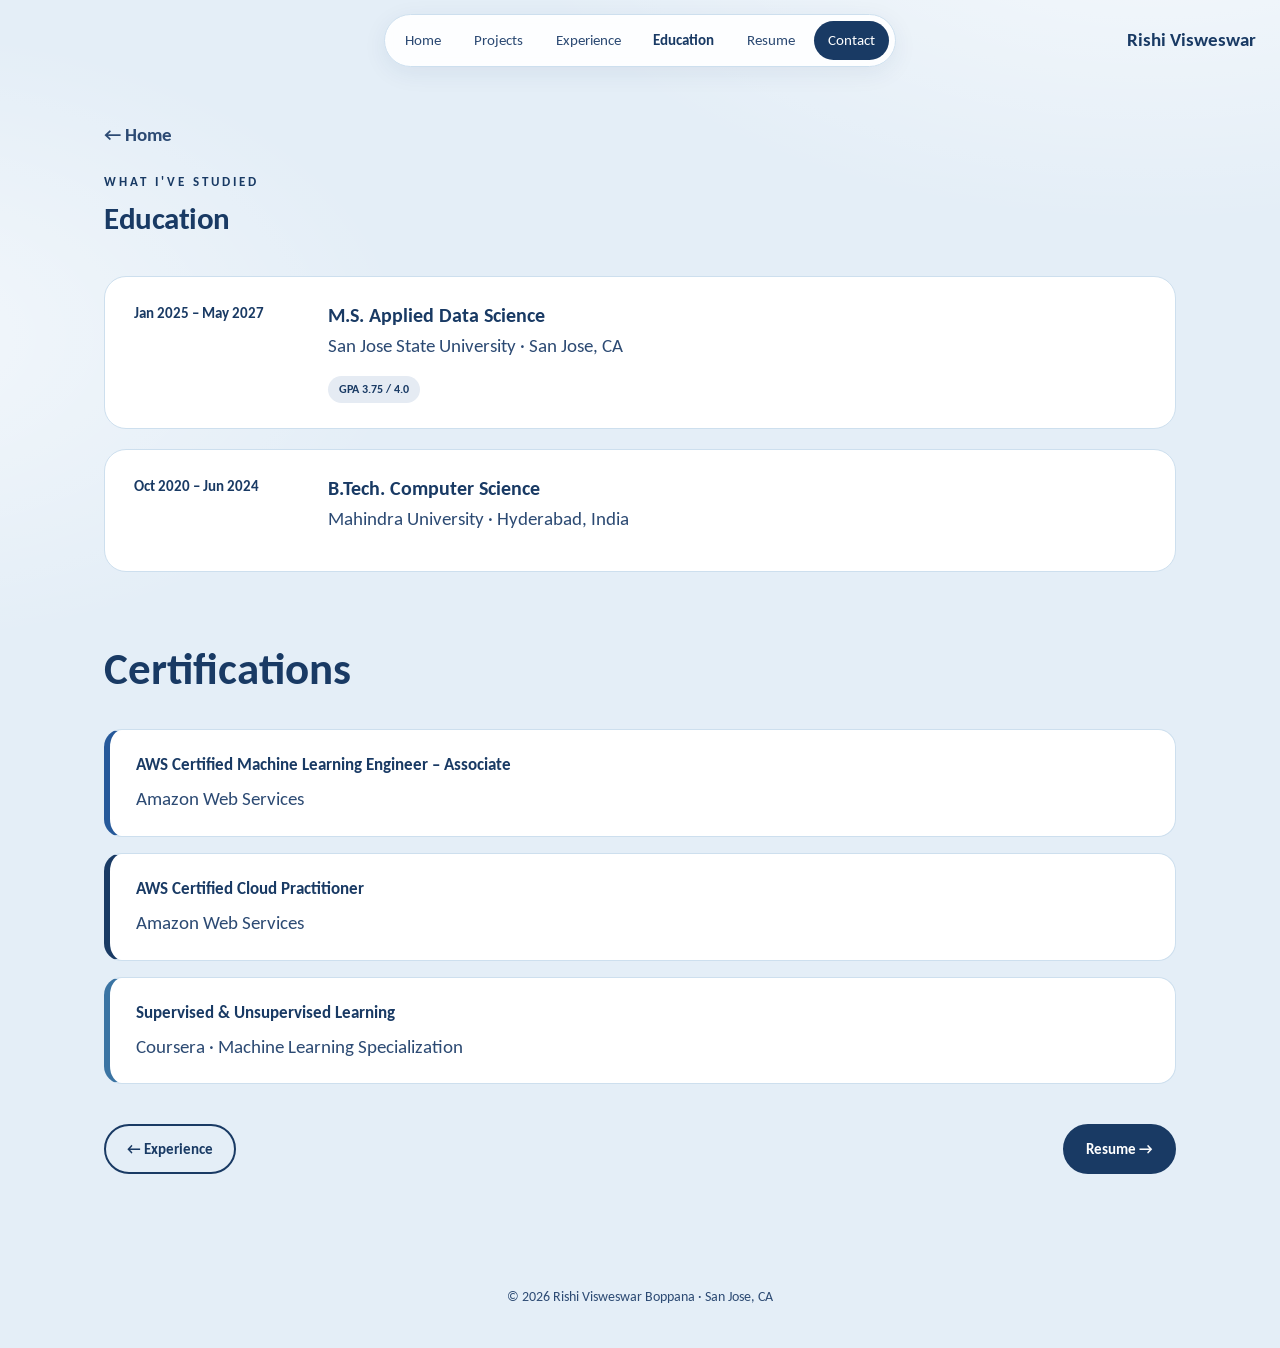
<file: education.html>
<!DOCTYPE html>
<html lang="en">
<head>
  <meta charset="UTF-8" />
  <meta name="viewport" content="width=device-width, initial-scale=1.0" />
  <title>Education · Rishi Visweswar</title>
  <link rel="preconnect" href="https://fonts.googleapis.com" />
  <link rel="preconnect" href="https://fonts.gstatic.com" crossorigin />
  <link href="https://fonts.googleapis.com/css2?family=Carlito:ital,wght@0,400;0,700;1,400;1,700&display=swap" rel="stylesheet" />
  <link rel="stylesheet" href="style.css?v=20261112d" />
</head>
<body>
<main class="wrap">
  <section class="page-head">
    <a class="back" href="index.html">← Home</a>
    <p class="eyebrow">What I've studied</p>
    <h1 class="big">Education</h1>
  </section>

  <section class="sec" style="padding-top:1rem">
    <div class="tl">
      <article class="role c-blue fi">
        <div class="when">Jan 2025 – May 2027</div>
        <div>
          <h3>M.S. Applied Data Science</h3>
          <p class="org">San Jose State University · San Jose, CA</p>
          <div class="chips"><span class="chip">GPA 3.75 / 4.0</span></div>
        </div>
      </article>
      <article class="role c-gold fi">
        <div class="when">Oct 2020 – Jun 2024</div>
        <div>
          <h3>B.Tech. Computer Science</h3>
          <p class="org">Mahindra University · Hyderabad, India</p>
        </div>
      </article>
    </div>
  </section>

  <section class="sec" style="padding-top:0">
    <h2 class="h2 fi" style="font-size:clamp(2rem,4vw,2.8rem)">Certifications</h2>
    <div class="blocks">
      <div class="block c-blue fi"><h3>AWS Certified Machine Learning Engineer – Associate</h3><p>Amazon Web Services</p></div>
      <div class="block c-gold fi"><h3>AWS Certified Cloud Practitioner</h3><p>Amazon Web Services</p></div>
      <div class="block c-sky fi"><h3>Supervised &amp; Unsupervised Learning</h3><p>Coursera · Machine Learning Specialization</p></div>
    </div>
    <div class="next-row">
      <a class="btn btn-line" href="experience.html">← Experience</a>
      <a class="btn btn-dark" href="resume.html" target="_blank" rel="noopener">Resume →</a>
    </div>
  </section>
</main>
<script src="site.js?v=20261112d"></script>
</body>
</html>
</file>
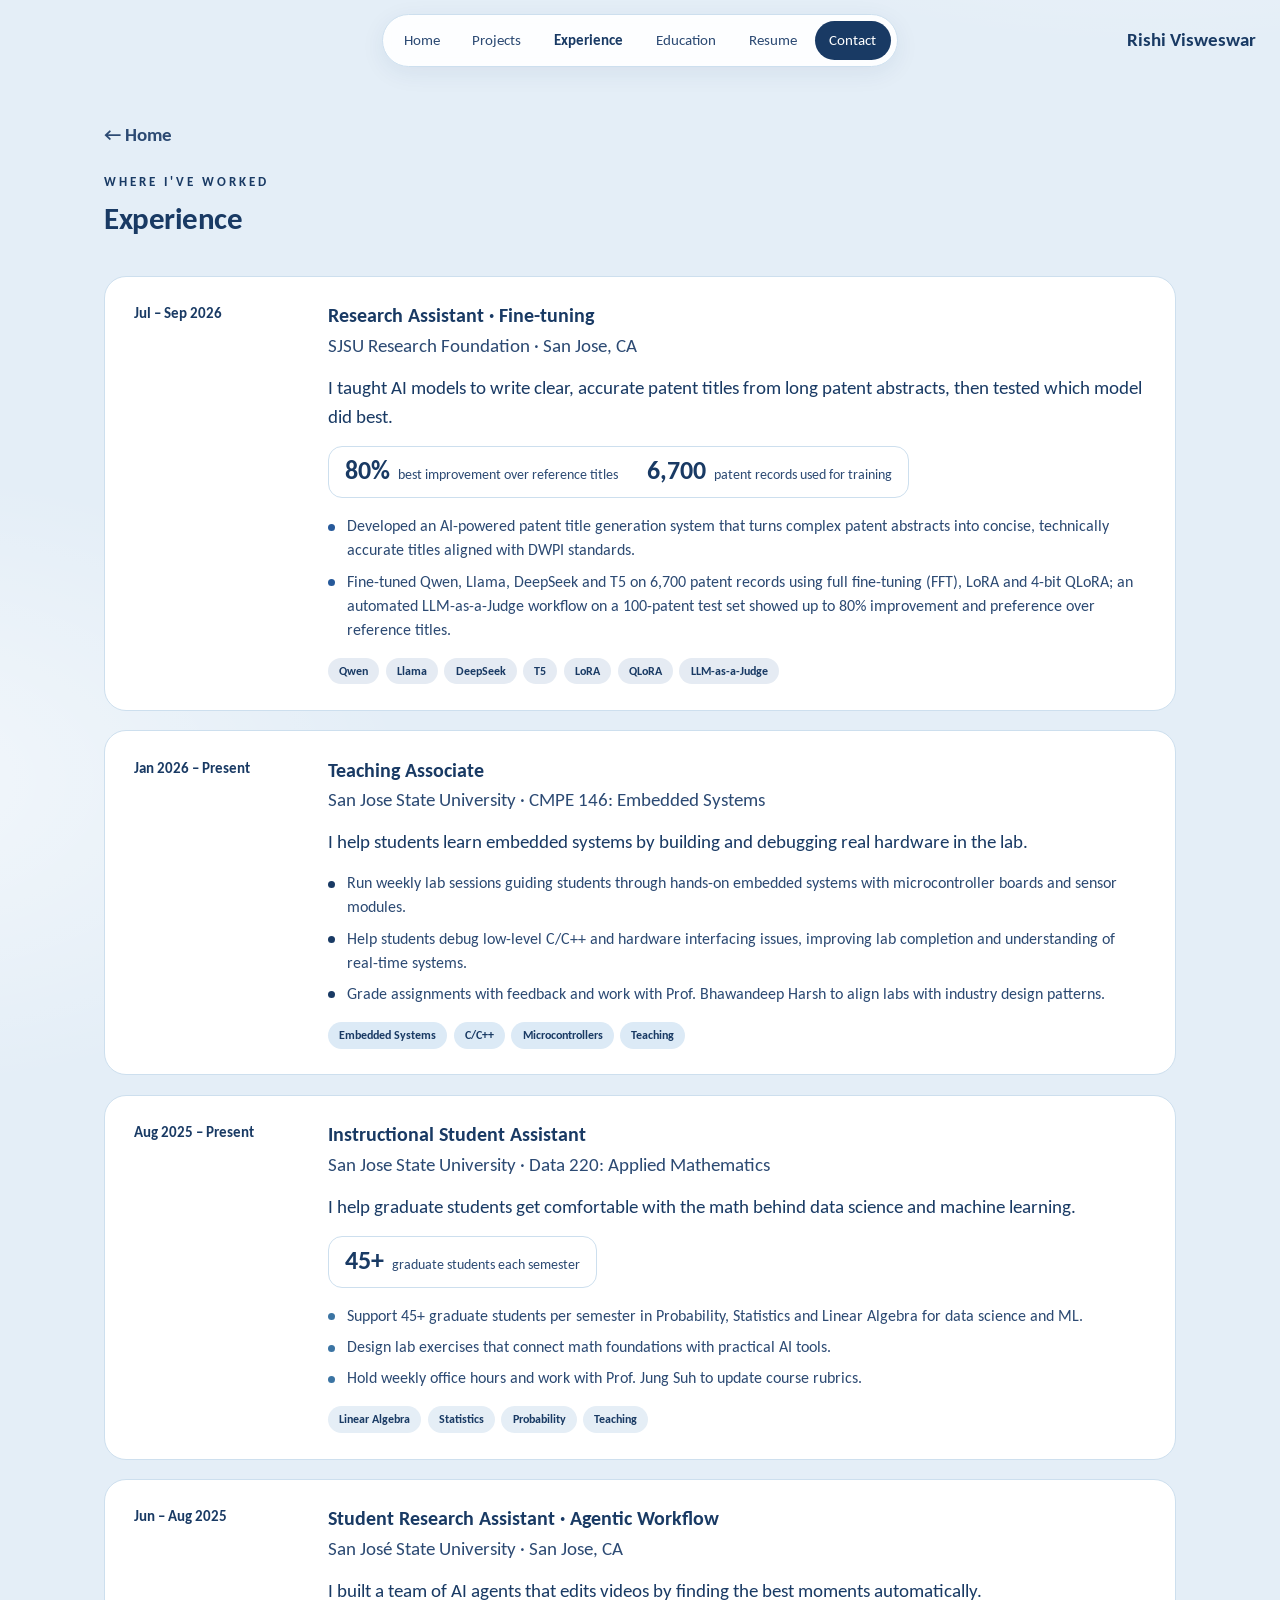
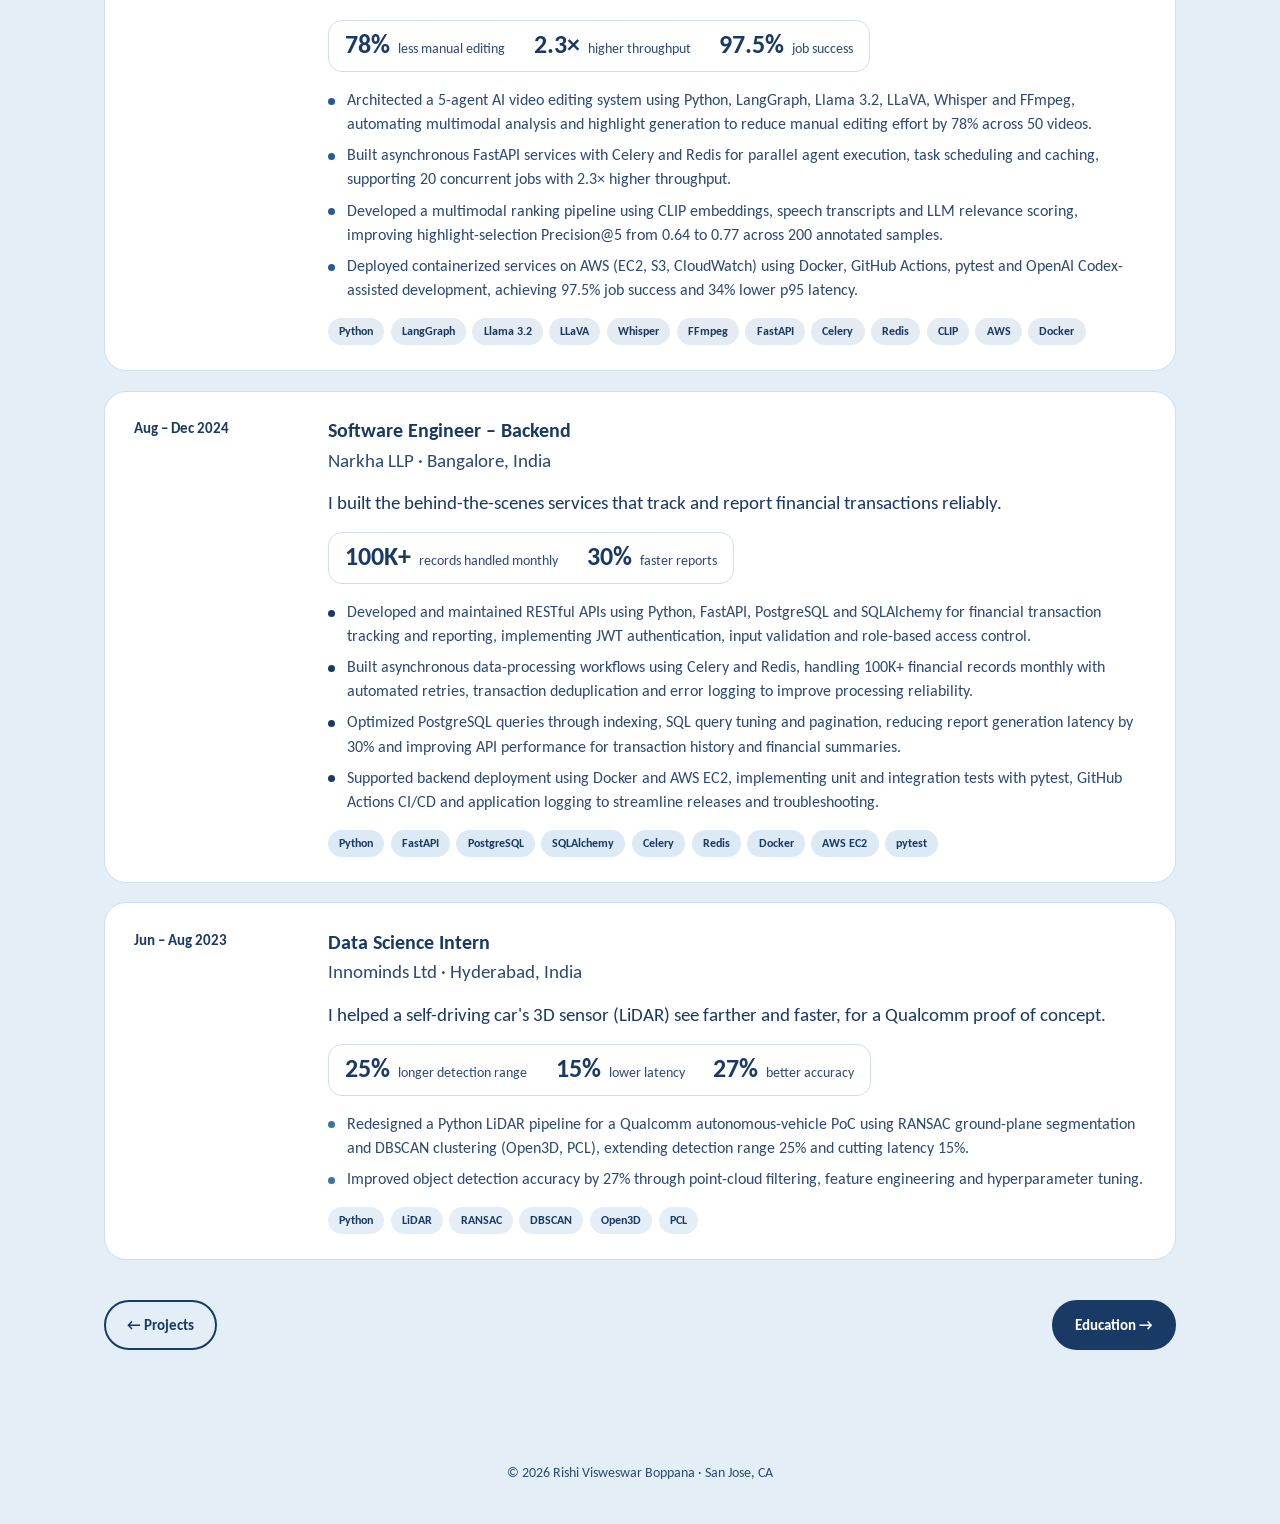
<file: experience.html>
<!DOCTYPE html>
<html lang="en">
<head>
  <meta charset="UTF-8" />
  <meta name="viewport" content="width=device-width, initial-scale=1.0" />
  <title>Experience · Rishi Visweswar</title>
  <link rel="preconnect" href="https://fonts.googleapis.com" />
  <link rel="preconnect" href="https://fonts.gstatic.com" crossorigin />
  <link href="https://fonts.googleapis.com/css2?family=Carlito:ital,wght@0,400;0,700;1,400;1,700&display=swap" rel="stylesheet" />
  <link rel="stylesheet" href="style.css?v=20261112d" />
</head>
<body>
<main class="wrap">
  <section class="page-head">
    <a class="back" href="index.html">← Home</a>
    <p class="eyebrow" style="color:var(--sky)">Where I've worked</p>
    <h1 class="big">Experience</h1>
  </section>

  <section class="sec" style="padding-top:1rem">
    <div class="tl">

      <article class="role c-blue fi">
        <div class="when">Jul – Sep 2026</div>
        <div>
          <h3>Research Assistant <span class="pill-tag">Fine-tuning</span></h3>
          <p class="org">SJSU Research Foundation · San Jose, CA</p>
          <p class="summary">I taught AI models to write clear, accurate patent titles from long patent abstracts, then tested which model did best.</p>
          <div class="stats"><div class="stat"><b>80%</b><span>best improvement over reference titles</span></div><div class="stat"><b>6,700</b><span>patent records used for training</span></div></div>
          <ul>
            <li>Developed an AI-powered patent title generation system that turns complex patent abstracts into concise, technically accurate titles aligned with DWPI standards.</li>
            <li>Fine-tuned Qwen, Llama, DeepSeek and T5 on 6,700 patent records using full fine-tuning (FFT), LoRA and 4-bit QLoRA; an automated LLM-as-a-Judge workflow on a 100-patent test set showed up to 80% improvement and preference over reference titles.</li>
          </ul>
          <div class="chips"><span class="chip">Qwen</span><span class="chip">Llama</span><span class="chip">DeepSeek</span><span class="chip">T5</span><span class="chip">LoRA</span><span class="chip">QLoRA</span><span class="chip">LLM-as-a-Judge</span></div>
        </div>
      </article>

      <article class="role c-gold fi">
        <div class="when">Jan 2026 – Present</div>
        <div>
          <h3>Teaching Associate</h3>
          <p class="org">San Jose State University · CMPE 146: Embedded Systems</p>
          <p class="summary">I help students learn embedded systems by building and debugging real hardware in the lab.</p>
          
          <ul>
            <li>Run weekly lab sessions guiding students through hands-on embedded systems with microcontroller boards and sensor modules.</li>
            <li>Help students debug low-level C/C++ and hardware interfacing issues, improving lab completion and understanding of real-time systems.</li>
            <li>Grade assignments with feedback and work with Prof. Bhawandeep Harsh to align labs with industry design patterns.</li>
          </ul>
          <div class="chips"><span class="chip">Embedded Systems</span><span class="chip">C/C++</span><span class="chip">Microcontrollers</span><span class="chip">Teaching</span></div>
        </div>
      </article>

      <article class="role c-sky fi">
        <div class="when">Aug 2025 – Present</div>
        <div>
          <h3>Instructional Student Assistant</h3>
          <p class="org">San Jose State University · Data 220: Applied Mathematics</p>
          <p class="summary">I help graduate students get comfortable with the math behind data science and machine learning.</p>
          <div class="stats"><div class="stat"><b>45+</b><span>graduate students each semester</span></div></div>
          <ul>
            <li>Support 45+ graduate students per semester in Probability, Statistics and Linear Algebra for data science and ML.</li>
            <li>Design lab exercises that connect math foundations with practical AI tools.</li>
            <li>Hold weekly office hours and work with Prof. Jung Suh to update course rubrics.</li>
          </ul>
          <div class="chips"><span class="chip">Linear Algebra</span><span class="chip">Statistics</span><span class="chip">Probability</span><span class="chip">Teaching</span></div>
        </div>
      </article>

      <article class="role c-blue fi">
        <div class="when">Jun – Aug 2025</div>
        <div>
          <h3>Student Research Assistant <span class="pill-tag">Agentic Workflow</span></h3>
          <p class="org">San José State University · San Jose, CA</p>
          <p class="summary">I built a team of AI agents that edits videos by finding the best moments automatically.</p>
          <div class="stats"><div class="stat"><b>78%</b><span>less manual editing</span></div><div class="stat"><b>2.3×</b><span>higher throughput</span></div><div class="stat"><b>97.5%</b><span>job success</span></div></div>
          <ul>
            <li>Architected a 5-agent AI video editing system using Python, LangGraph, Llama 3.2, LLaVA, Whisper and FFmpeg, automating multimodal analysis and highlight generation to reduce manual editing effort by 78% across 50 videos.</li>
            <li>Built asynchronous FastAPI services with Celery and Redis for parallel agent execution, task scheduling and caching, supporting 20 concurrent jobs with 2.3× higher throughput.</li>
            <li>Developed a multimodal ranking pipeline using CLIP embeddings, speech transcripts and LLM relevance scoring, improving highlight-selection Precision@5 from 0.64 to 0.77 across 200 annotated samples.</li>
            <li>Deployed containerized services on AWS (EC2, S3, CloudWatch) using Docker, GitHub Actions, pytest and OpenAI Codex-assisted development, achieving 97.5% job success and 34% lower p95 latency.</li>
          </ul>
          <div class="chips"><span class="chip">Python</span><span class="chip">LangGraph</span><span class="chip">Llama 3.2</span><span class="chip">LLaVA</span><span class="chip">Whisper</span><span class="chip">FFmpeg</span><span class="chip">FastAPI</span><span class="chip">Celery</span><span class="chip">Redis</span><span class="chip">CLIP</span><span class="chip">AWS</span><span class="chip">Docker</span></div>
        </div>
      </article>

      <article class="role c-gold fi">
        <div class="when">Aug – Dec 2024</div>
        <div>
          <h3>Software Engineer – Backend</h3>
          <p class="org">Narkha LLP · Bangalore, India</p>
          <p class="summary">I built the behind-the-scenes services that track and report financial transactions reliably.</p>
          <div class="stats"><div class="stat"><b>100K+</b><span>records handled monthly</span></div><div class="stat"><b>30%</b><span>faster reports</span></div></div>
          <ul>
            <li>Developed and maintained RESTful APIs using Python, FastAPI, PostgreSQL and SQLAlchemy for financial transaction tracking and reporting, implementing JWT authentication, input validation and role-based access control.</li>
            <li>Built asynchronous data-processing workflows using Celery and Redis, handling 100K+ financial records monthly with automated retries, transaction deduplication and error logging to improve processing reliability.</li>
            <li>Optimized PostgreSQL queries through indexing, SQL query tuning and pagination, reducing report generation latency by 30% and improving API performance for transaction history and financial summaries.</li>
            <li>Supported backend deployment using Docker and AWS EC2, implementing unit and integration tests with pytest, GitHub Actions CI/CD and application logging to streamline releases and troubleshooting.</li>
          </ul>
          <div class="chips"><span class="chip">Python</span><span class="chip">FastAPI</span><span class="chip">PostgreSQL</span><span class="chip">SQLAlchemy</span><span class="chip">Celery</span><span class="chip">Redis</span><span class="chip">Docker</span><span class="chip">AWS EC2</span><span class="chip">pytest</span></div>
        </div>
      </article>

      <article class="role c-sky fi">
        <div class="when">Jun – Aug 2023</div>
        <div>
          <h3>Data Science Intern</h3>
          <p class="org">Innominds Ltd · Hyderabad, India</p>
          <p class="summary">I helped a self-driving car&#x27;s 3D sensor (LiDAR) see farther and faster, for a Qualcomm proof of concept.</p>
          <div class="stats"><div class="stat"><b>25%</b><span>longer detection range</span></div><div class="stat"><b>15%</b><span>lower latency</span></div><div class="stat"><b>27%</b><span>better accuracy</span></div></div>
          <ul>
            <li>Redesigned a Python LiDAR pipeline for a Qualcomm autonomous-vehicle PoC using RANSAC ground-plane segmentation and DBSCAN clustering (Open3D, PCL), extending detection range 25% and cutting latency 15%.</li>
            <li>Improved object detection accuracy by 27% through point-cloud filtering, feature engineering and hyperparameter tuning.</li>
          </ul>
          <div class="chips"><span class="chip">Python</span><span class="chip">LiDAR</span><span class="chip">RANSAC</span><span class="chip">DBSCAN</span><span class="chip">Open3D</span><span class="chip">PCL</span></div>
        </div>
      </article>

    </div>
    <div class="next-row">
      <a class="btn btn-line" href="index.html#projects">← Projects</a>
      <a class="btn btn-dark" href="education.html">Education →</a>
    </div>
  </section>
</main>
<script src="site.js?v=20261112d"></script>
</body>
</html>
</file>
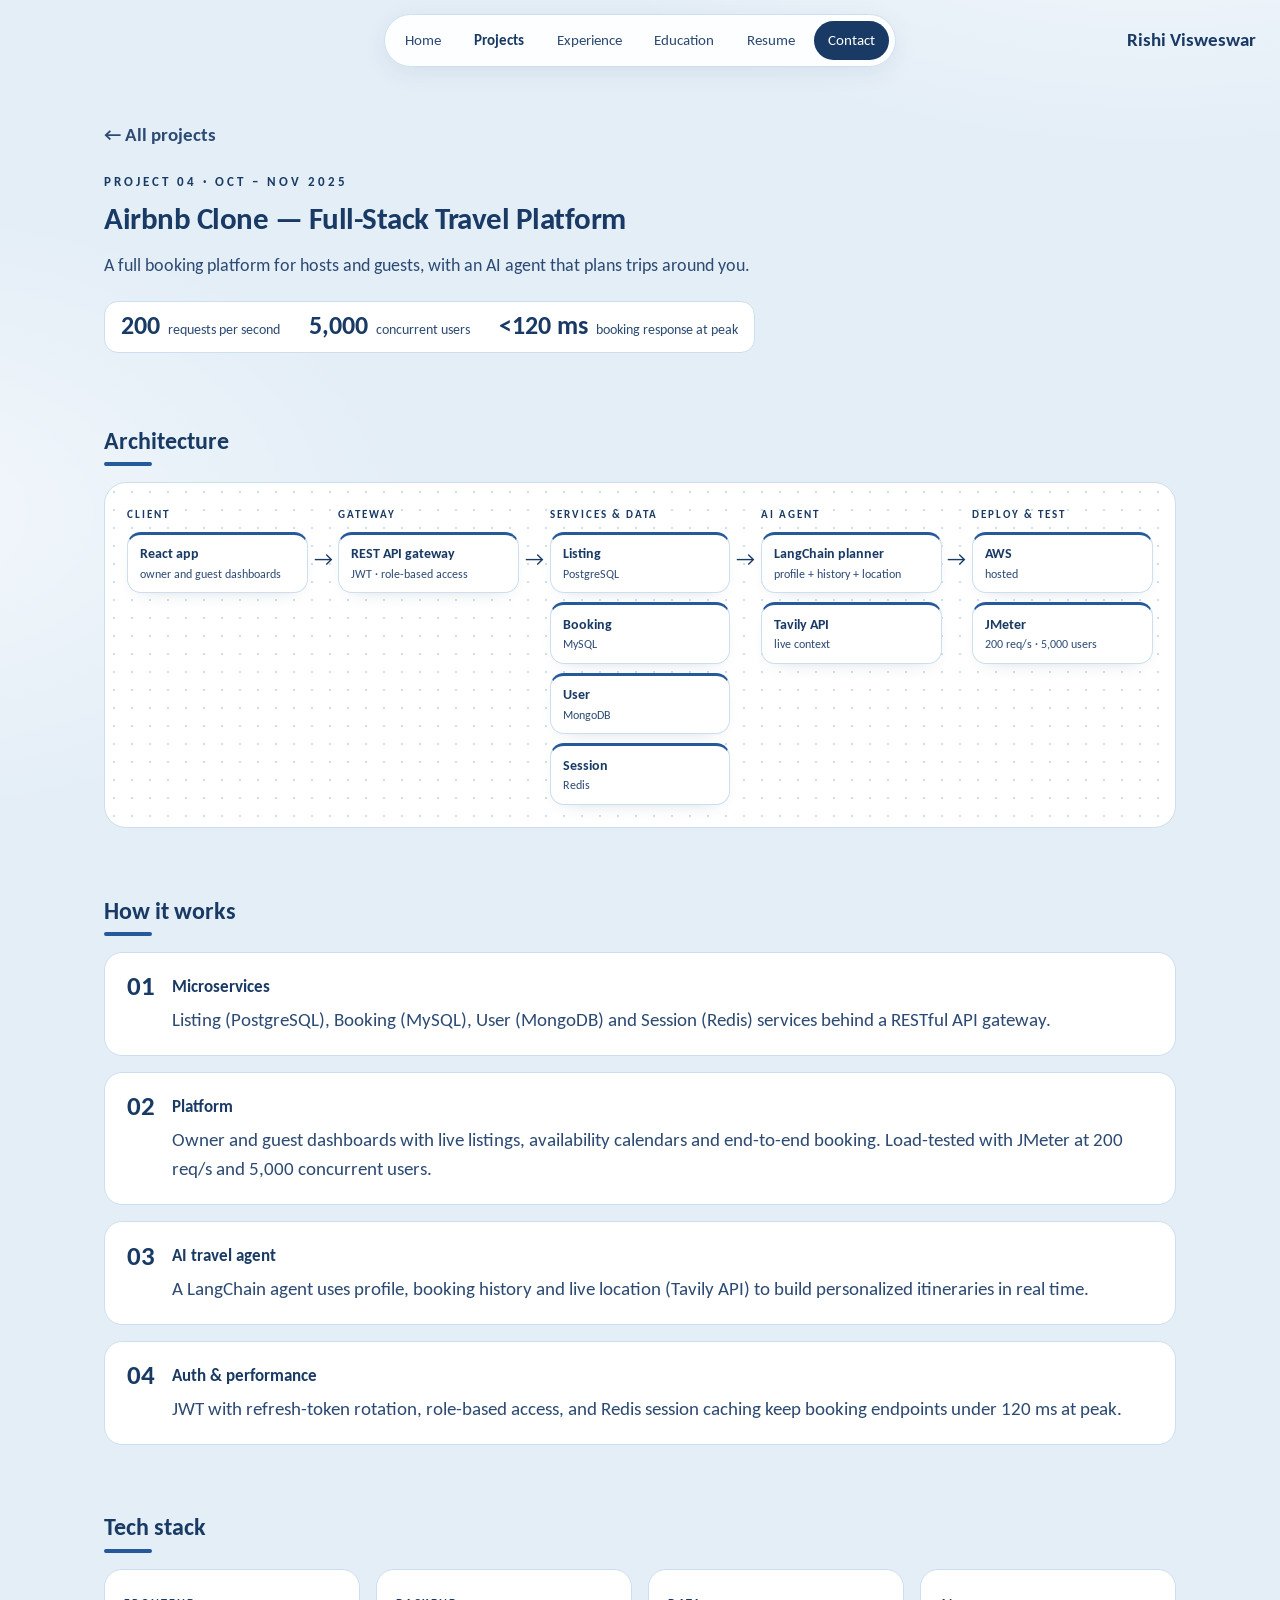
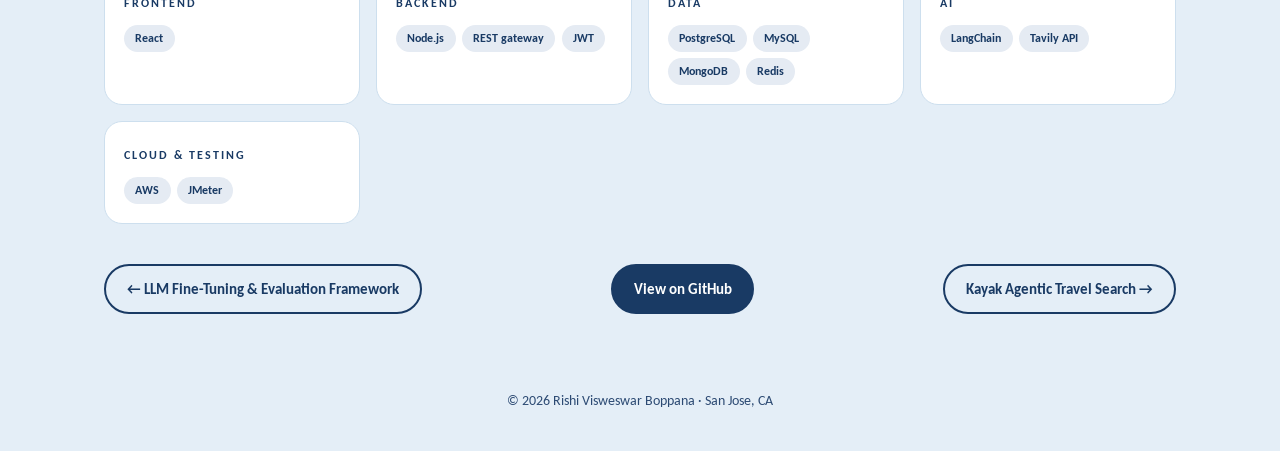
<file: project-airbnb.html>
<!DOCTYPE html>
<html lang="en">
<head>
  <meta charset="UTF-8" />
  <meta name="viewport" content="width=device-width, initial-scale=1.0" />
  <title>Airbnb Clone — Full-Stack Travel Platform · Rishi Visweswar</title>
  <link rel="preconnect" href="https://fonts.googleapis.com" />
  <link rel="preconnect" href="https://fonts.gstatic.com" crossorigin />
  <link href="https://fonts.googleapis.com/css2?family=Carlito:ital,wght@0,400;0,700;1,400;1,700&display=swap" rel="stylesheet" />
  <link rel="stylesheet" href="style.css?v=20261112d" />
</head>
<body>
<main class="wrap c-blue">
  <section class="page-head">
    <a class="back" href="index.html#projects">← All projects</a>
    <p class="eyebrow" style="color:var(--c)">Project 04 · Oct – Nov 2025</p>
    <h1 class="big">Airbnb Clone — Full-Stack Travel Platform</h1>
    <p class="lead">A full booking platform for hosts and guests, with an AI agent that plans trips around you.</p>
    <div class="stats"><div class="stat"><b>200</b><span>requests per second</span></div><div class="stat"><b>5,000</b><span>concurrent users</span></div><div class="stat"><b>&lt;120 ms</b><span>booking response at peak</span></div></div>
  </section>
  <section class="sec tight">
    <h2 class="sec-h">Architecture</h2>
    <div class="diagram"><div class="flow"><div class="stage"><small>Client</small><div class="node"><b>React app</b><span>owner and guest dashboards</span></div></div><div class="arrow" aria-hidden="true">→</div><div class="stage"><small>Gateway</small><div class="node"><b>REST API gateway</b><span>JWT · role-based access</span></div></div><div class="arrow" aria-hidden="true">→</div><div class="stage"><small>Services &amp; data</small><div class="node"><b>Listing</b><span>PostgreSQL</span></div><div class="node"><b>Booking</b><span>MySQL</span></div><div class="node"><b>User</b><span>MongoDB</span></div><div class="node"><b>Session</b><span>Redis</span></div></div><div class="arrow" aria-hidden="true">→</div><div class="stage"><small>AI agent</small><div class="node"><b>LangChain planner</b><span>profile + history + location</span></div><div class="node"><b>Tavily API</b><span>live context</span></div></div><div class="arrow" aria-hidden="true">→</div><div class="stage"><small>Deploy &amp; test</small><div class="node"><b>AWS</b><span>hosted</span></div><div class="node"><b>JMeter</b><span>200 req/s · 5,000 users</span></div></div></div></div>
  </section>

  <section class="sec tight">
    <h2 class="sec-h">How it works</h2>
    <ol class="steps"><li class="step"><div><h3>Microservices</h3><p>Listing (PostgreSQL), Booking (MySQL), User (MongoDB) and Session (Redis) services behind a RESTful API gateway.</p></div></li><li class="step"><div><h3>Platform</h3><p>Owner and guest dashboards with live listings, availability calendars and end-to-end booking. Load-tested with JMeter at 200 req/s and 5,000 concurrent users.</p></div></li><li class="step"><div><h3>AI travel agent</h3><p>A LangChain agent uses profile, booking history and live location (Tavily API) to build personalized itineraries in real time.</p></div></li><li class="step"><div><h3>Auth &amp; performance</h3><p>JWT with refresh-token rotation, role-based access, and Redis session caching keep booking endpoints under 120 ms at peak.</p></div></li></ol>
  </section>

  <section class="sec tight">
    <h2 class="sec-h">Tech stack</h2>
    <div class="stack"><div class="stack-g"><small>Frontend</small><div class="chips"><span class=chip>React</span></div></div><div class="stack-g"><small>Backend</small><div class="chips"><span class=chip>Node.js</span><span class=chip>REST gateway</span><span class=chip>JWT</span></div></div><div class="stack-g"><small>Data</small><div class="chips"><span class=chip>PostgreSQL</span><span class=chip>MySQL</span><span class=chip>MongoDB</span><span class=chip>Redis</span></div></div><div class="stack-g"><small>AI</small><div class="chips"><span class=chip>LangChain</span><span class=chip>Tavily API</span></div></div><div class="stack-g"><small>Cloud &amp; testing</small><div class="chips"><span class=chip>AWS</span><span class=chip>JMeter</span></div></div></div>
    <div class="next-row">
      <a class="btn btn-line" href="project-llm-finetune.html">← LLM Fine-Tuning &amp; Evaluation Framework</a>
      <a class="btn btn-dark" href="https://github.com/rishiboppana" target="_blank" rel="noopener">View on GitHub</a>
      <a class="btn btn-line" href="project-kayak.html">Kayak Agentic Travel Search →</a>
    </div>
  </section>
</main>
<script src="site.js?v=20261112d"></script>
</body>
</html>
</file>
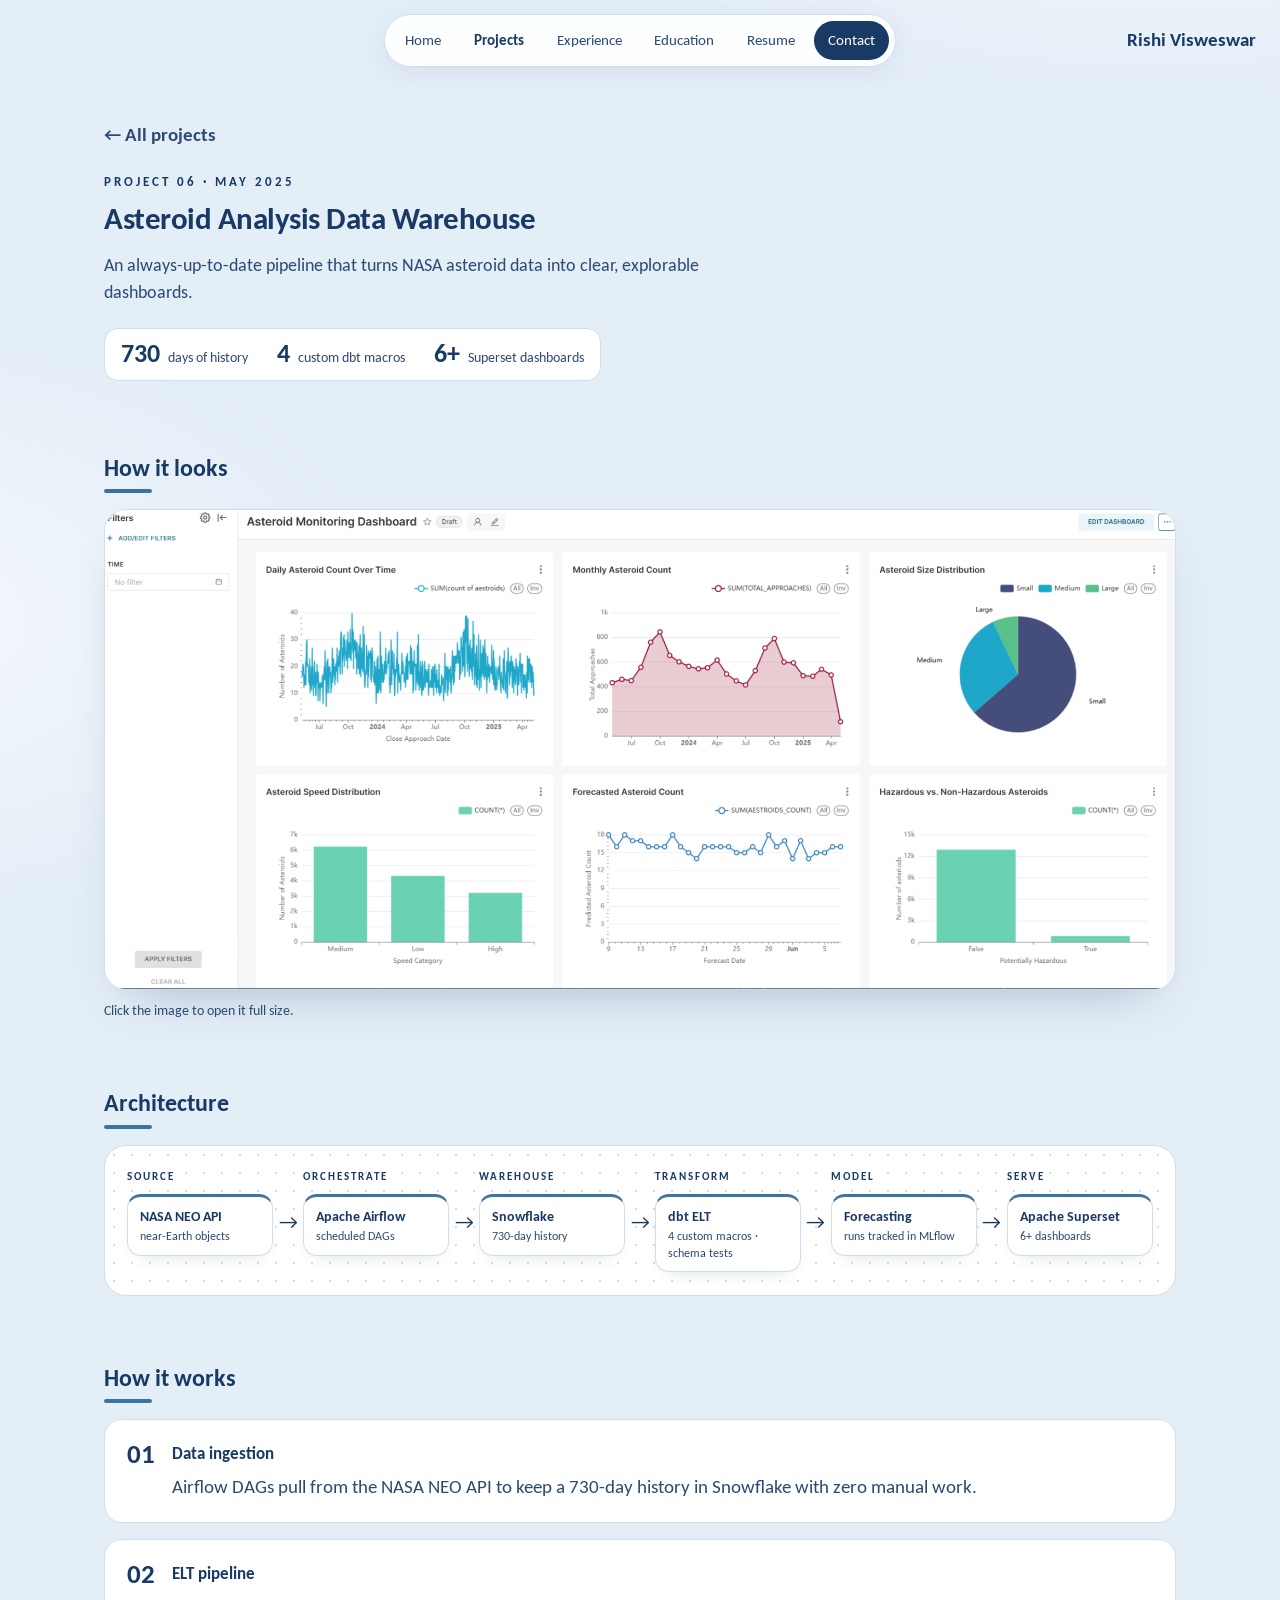
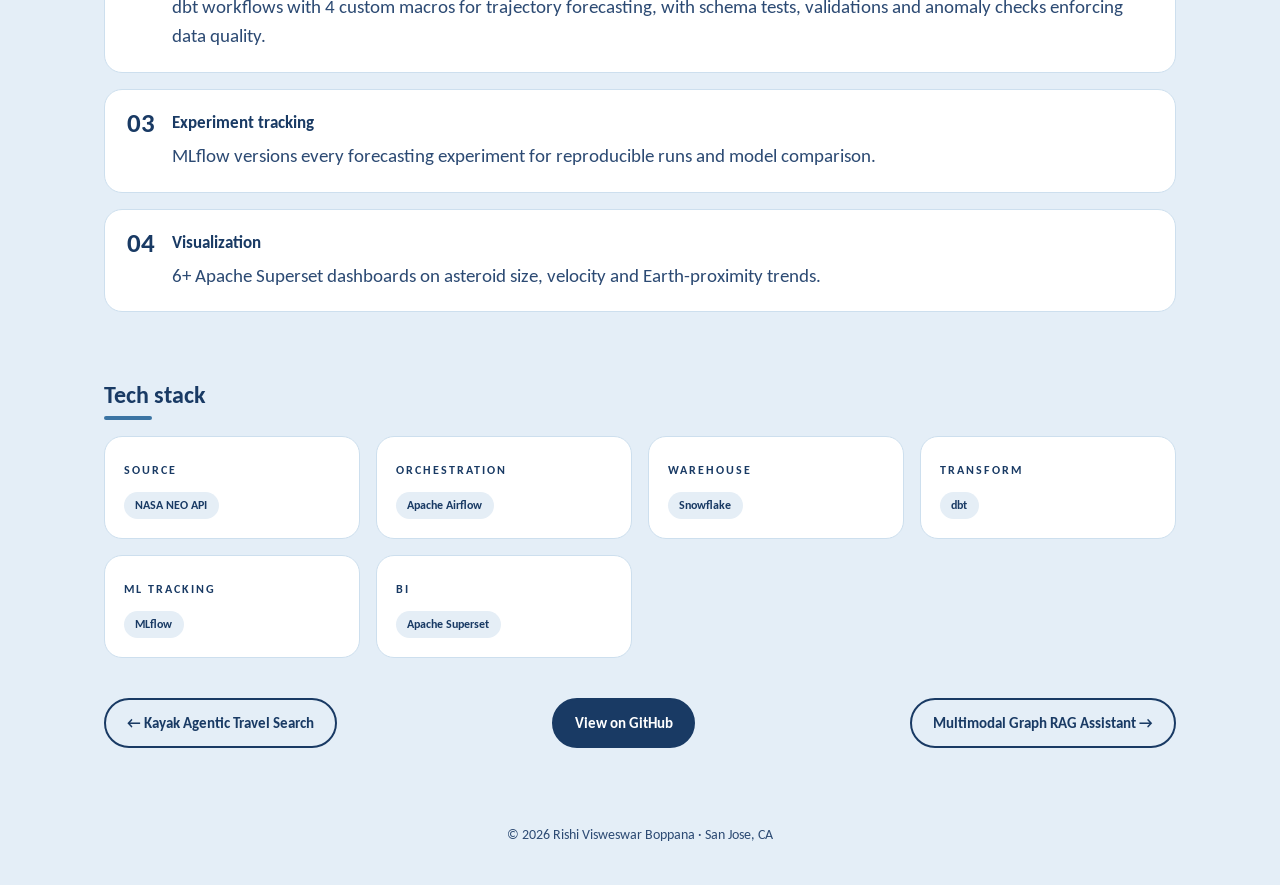
<file: project-asteroid.html>
<!DOCTYPE html>
<html lang="en">
<head>
  <meta charset="UTF-8" />
  <meta name="viewport" content="width=device-width, initial-scale=1.0" />
  <title>Asteroid Analysis Data Warehouse · Rishi Visweswar</title>
  <link rel="preconnect" href="https://fonts.googleapis.com" />
  <link rel="preconnect" href="https://fonts.gstatic.com" crossorigin />
  <link href="https://fonts.googleapis.com/css2?family=Carlito:ital,wght@0,400;0,700;1,400;1,700&display=swap" rel="stylesheet" />
  <link rel="stylesheet" href="style.css?v=20261112d" />
</head>
<body>
<main class="wrap c-sky">
  <section class="page-head">
    <a class="back" href="index.html#projects">← All projects</a>
    <p class="eyebrow" style="color:var(--c)">Project 06 · May 2025</p>
    <h1 class="big">Asteroid Analysis Data Warehouse</h1>
    <p class="lead">An always-up-to-date pipeline that turns NASA asteroid data into clear, explorable dashboards.</p>
    <div class="stats"><div class="stat"><b>730</b><span>days of history</span></div><div class="stat"><b>4</b><span>custom dbt macros</span></div><div class="stat"><b>6+</b><span>Superset dashboards</span></div></div>
  </section>
  <section class="sec tight">
    <h2 class="sec-h">How it looks</h2>
    <a class="arch-img" href="img/asteroid-home.png" target="_blank" rel="noopener"><img src="img/asteroid-home.png" alt="Asteroid Monitoring Dashboard in Apache Superset" loading="lazy" /></a>
    <p class="arch-note">Click the image to open it full size.</p>
  </section>

  <section class="sec tight">
    <h2 class="sec-h">Architecture</h2>
    <div class="diagram"><div class="flow"><div class="stage"><small>Source</small><div class="node"><b>NASA NEO API</b><span>near-Earth objects</span></div></div><div class="arrow" aria-hidden="true">→</div><div class="stage"><small>Orchestrate</small><div class="node"><b>Apache Airflow</b><span>scheduled DAGs</span></div></div><div class="arrow" aria-hidden="true">→</div><div class="stage"><small>Warehouse</small><div class="node"><b>Snowflake</b><span>730-day history</span></div></div><div class="arrow" aria-hidden="true">→</div><div class="stage"><small>Transform</small><div class="node"><b>dbt ELT</b><span>4 custom macros · schema tests</span></div></div><div class="arrow" aria-hidden="true">→</div><div class="stage"><small>Model</small><div class="node"><b>Forecasting</b><span>runs tracked in MLflow</span></div></div><div class="arrow" aria-hidden="true">→</div><div class="stage"><small>Serve</small><div class="node"><b>Apache Superset</b><span>6+ dashboards</span></div></div></div></div>
  </section>

  <section class="sec tight">
    <h2 class="sec-h">How it works</h2>
    <ol class="steps"><li class="step"><div><h3>Data ingestion</h3><p>Airflow DAGs pull from the NASA NEO API to keep a 730-day history in Snowflake with zero manual work.</p></div></li><li class="step"><div><h3>ELT pipeline</h3><p>dbt workflows with 4 custom macros for trajectory forecasting, with schema tests, validations and anomaly checks enforcing data quality.</p></div></li><li class="step"><div><h3>Experiment tracking</h3><p>MLflow versions every forecasting experiment for reproducible runs and model comparison.</p></div></li><li class="step"><div><h3>Visualization</h3><p>6+ Apache Superset dashboards on asteroid size, velocity and Earth-proximity trends.</p></div></li></ol>
  </section>

  <section class="sec tight">
    <h2 class="sec-h">Tech stack</h2>
    <div class="stack"><div class="stack-g"><small>Source</small><div class="chips"><span class=chip>NASA NEO API</span></div></div><div class="stack-g"><small>Orchestration</small><div class="chips"><span class=chip>Apache Airflow</span></div></div><div class="stack-g"><small>Warehouse</small><div class="chips"><span class=chip>Snowflake</span></div></div><div class="stack-g"><small>Transform</small><div class="chips"><span class=chip>dbt</span></div></div><div class="stack-g"><small>ML tracking</small><div class="chips"><span class=chip>MLflow</span></div></div><div class="stack-g"><small>BI</small><div class="chips"><span class=chip>Apache Superset</span></div></div></div>
    <div class="next-row">
      <a class="btn btn-line" href="project-kayak.html">← Kayak Agentic Travel Search</a>
      <a class="btn btn-dark" href="https://github.com/rishiboppana/Astroid_Analysis_Datawarehouse" target="_blank" rel="noopener">View on GitHub</a>
      <a class="btn btn-line" href="project-graph-rag.html">Multimodal Graph RAG Assistant →</a>
    </div>
  </section>
</main>
<script src="site.js?v=20261112d"></script>
</body>
</html>
</file>
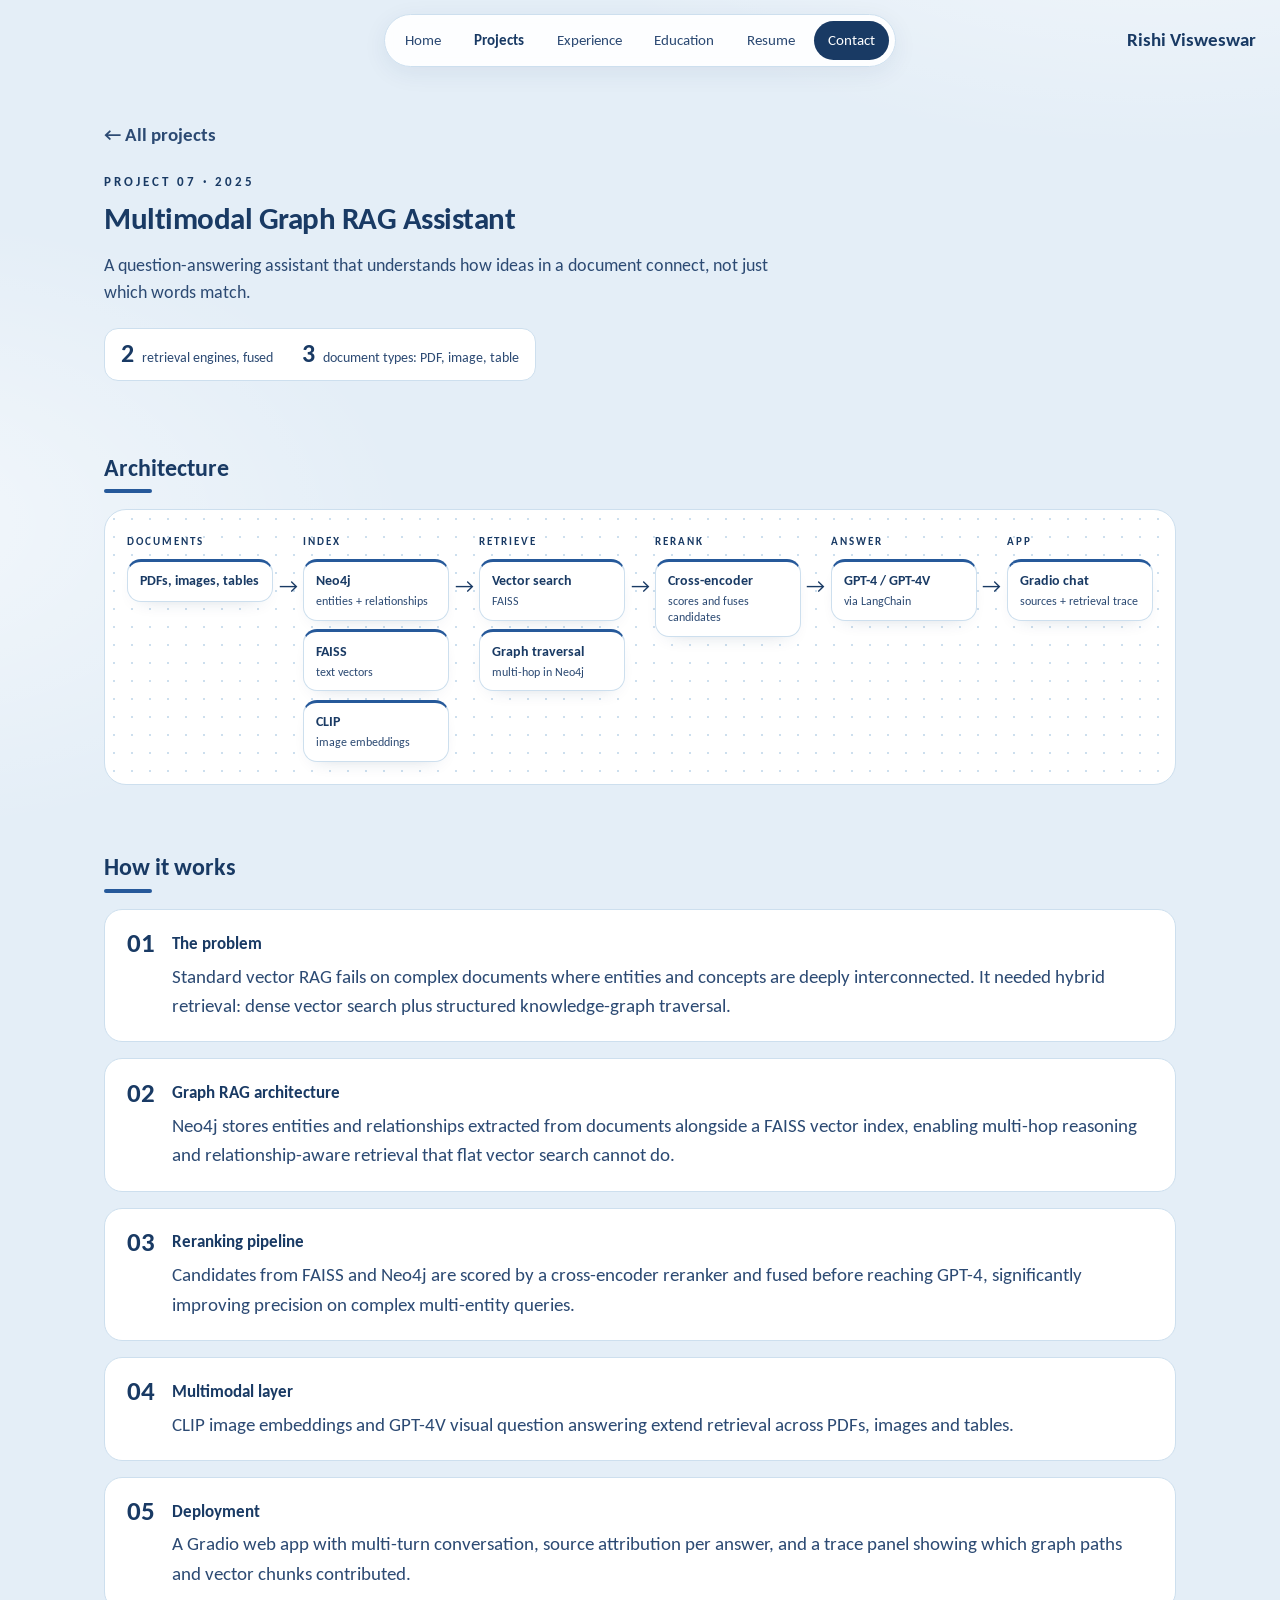
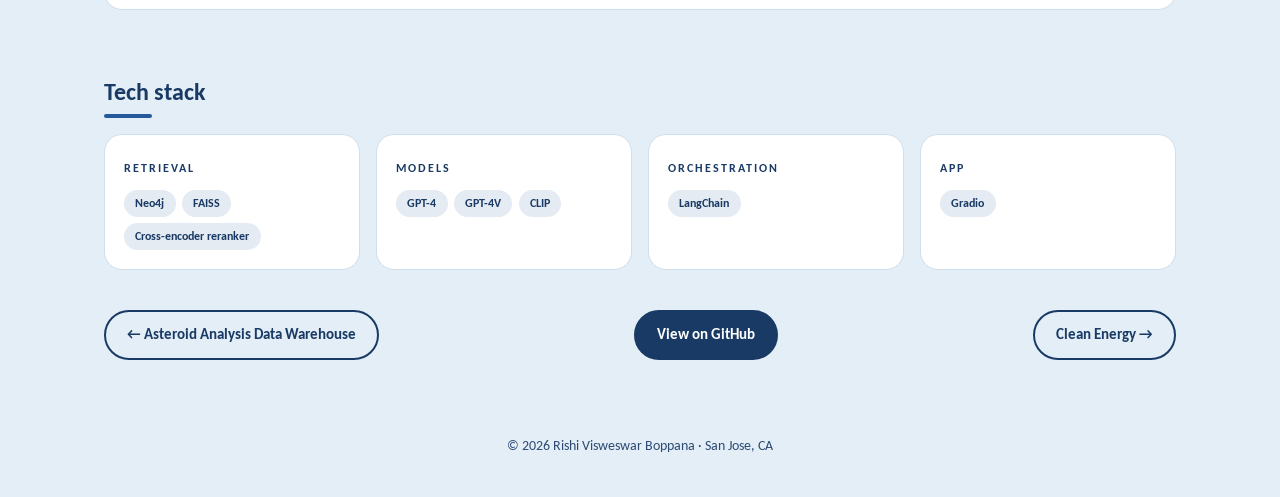
<file: project-graph-rag.html>
<!DOCTYPE html>
<html lang="en">
<head>
  <meta charset="UTF-8" />
  <meta name="viewport" content="width=device-width, initial-scale=1.0" />
  <title>Multimodal Graph RAG Assistant · Rishi Visweswar</title>
  <link rel="preconnect" href="https://fonts.googleapis.com" />
  <link rel="preconnect" href="https://fonts.gstatic.com" crossorigin />
  <link href="https://fonts.googleapis.com/css2?family=Carlito:ital,wght@0,400;0,700;1,400;1,700&display=swap" rel="stylesheet" />
  <link rel="stylesheet" href="style.css?v=20261112d" />
</head>
<body>
<main class="wrap c-blue">
  <section class="page-head">
    <a class="back" href="index.html#projects">← All projects</a>
    <p class="eyebrow" style="color:var(--c)">Project 07 · 2025</p>
    <h1 class="big">Multimodal Graph RAG Assistant</h1>
    <p class="lead">A question-answering assistant that understands how ideas in a document connect, not just which words match.</p>
    <div class="stats"><div class="stat"><b>2</b><span>retrieval engines, fused</span></div><div class="stat"><b>3</b><span>document types: PDF, image, table</span></div></div>
  </section>
  <section class="sec tight">
    <h2 class="sec-h">Architecture</h2>
    <div class="diagram"><div class="flow"><div class="stage"><small>Documents</small><div class="node"><b>PDFs, images, tables</b></div></div><div class="arrow" aria-hidden="true">→</div><div class="stage"><small>Index</small><div class="node"><b>Neo4j</b><span>entities + relationships</span></div><div class="node"><b>FAISS</b><span>text vectors</span></div><div class="node"><b>CLIP</b><span>image embeddings</span></div></div><div class="arrow" aria-hidden="true">→</div><div class="stage"><small>Retrieve</small><div class="node"><b>Vector search</b><span>FAISS</span></div><div class="node"><b>Graph traversal</b><span>multi-hop in Neo4j</span></div></div><div class="arrow" aria-hidden="true">→</div><div class="stage"><small>Rerank</small><div class="node"><b>Cross-encoder</b><span>scores and fuses candidates</span></div></div><div class="arrow" aria-hidden="true">→</div><div class="stage"><small>Answer</small><div class="node"><b>GPT-4 / GPT-4V</b><span>via LangChain</span></div></div><div class="arrow" aria-hidden="true">→</div><div class="stage"><small>App</small><div class="node"><b>Gradio chat</b><span>sources + retrieval trace</span></div></div></div></div>
  </section>

  <section class="sec tight">
    <h2 class="sec-h">How it works</h2>
    <ol class="steps"><li class="step"><div><h3>The problem</h3><p>Standard vector RAG fails on complex documents where entities and concepts are deeply interconnected. It needed hybrid retrieval: dense vector search plus structured knowledge-graph traversal.</p></div></li><li class="step"><div><h3>Graph RAG architecture</h3><p>Neo4j stores entities and relationships extracted from documents alongside a FAISS vector index, enabling multi-hop reasoning and relationship-aware retrieval that flat vector search cannot do.</p></div></li><li class="step"><div><h3>Reranking pipeline</h3><p>Candidates from FAISS and Neo4j are scored by a cross-encoder reranker and fused before reaching GPT-4, significantly improving precision on complex multi-entity queries.</p></div></li><li class="step"><div><h3>Multimodal layer</h3><p>CLIP image embeddings and GPT-4V visual question answering extend retrieval across PDFs, images and tables.</p></div></li><li class="step"><div><h3>Deployment</h3><p>A Gradio web app with multi-turn conversation, source attribution per answer, and a trace panel showing which graph paths and vector chunks contributed.</p></div></li></ol>
  </section>

  <section class="sec tight">
    <h2 class="sec-h">Tech stack</h2>
    <div class="stack"><div class="stack-g"><small>Retrieval</small><div class="chips"><span class=chip>Neo4j</span><span class=chip>FAISS</span><span class=chip>Cross-encoder reranker</span></div></div><div class="stack-g"><small>Models</small><div class="chips"><span class=chip>GPT-4</span><span class=chip>GPT-4V</span><span class=chip>CLIP</span></div></div><div class="stack-g"><small>Orchestration</small><div class="chips"><span class=chip>LangChain</span></div></div><div class="stack-g"><small>App</small><div class="chips"><span class=chip>Gradio</span></div></div></div>
    <div class="next-row">
      <a class="btn btn-line" href="project-asteroid.html">← Asteroid Analysis Data Warehouse</a>
      <a class="btn btn-dark" href="https://github.com/rishiboppana" target="_blank" rel="noopener">View on GitHub</a>
      <a class="btn btn-line" href="project-gridflex.html">Clean Energy →</a>
    </div>
  </section>
</main>
<script src="site.js?v=20261112d"></script>
</body>
</html>
</file>
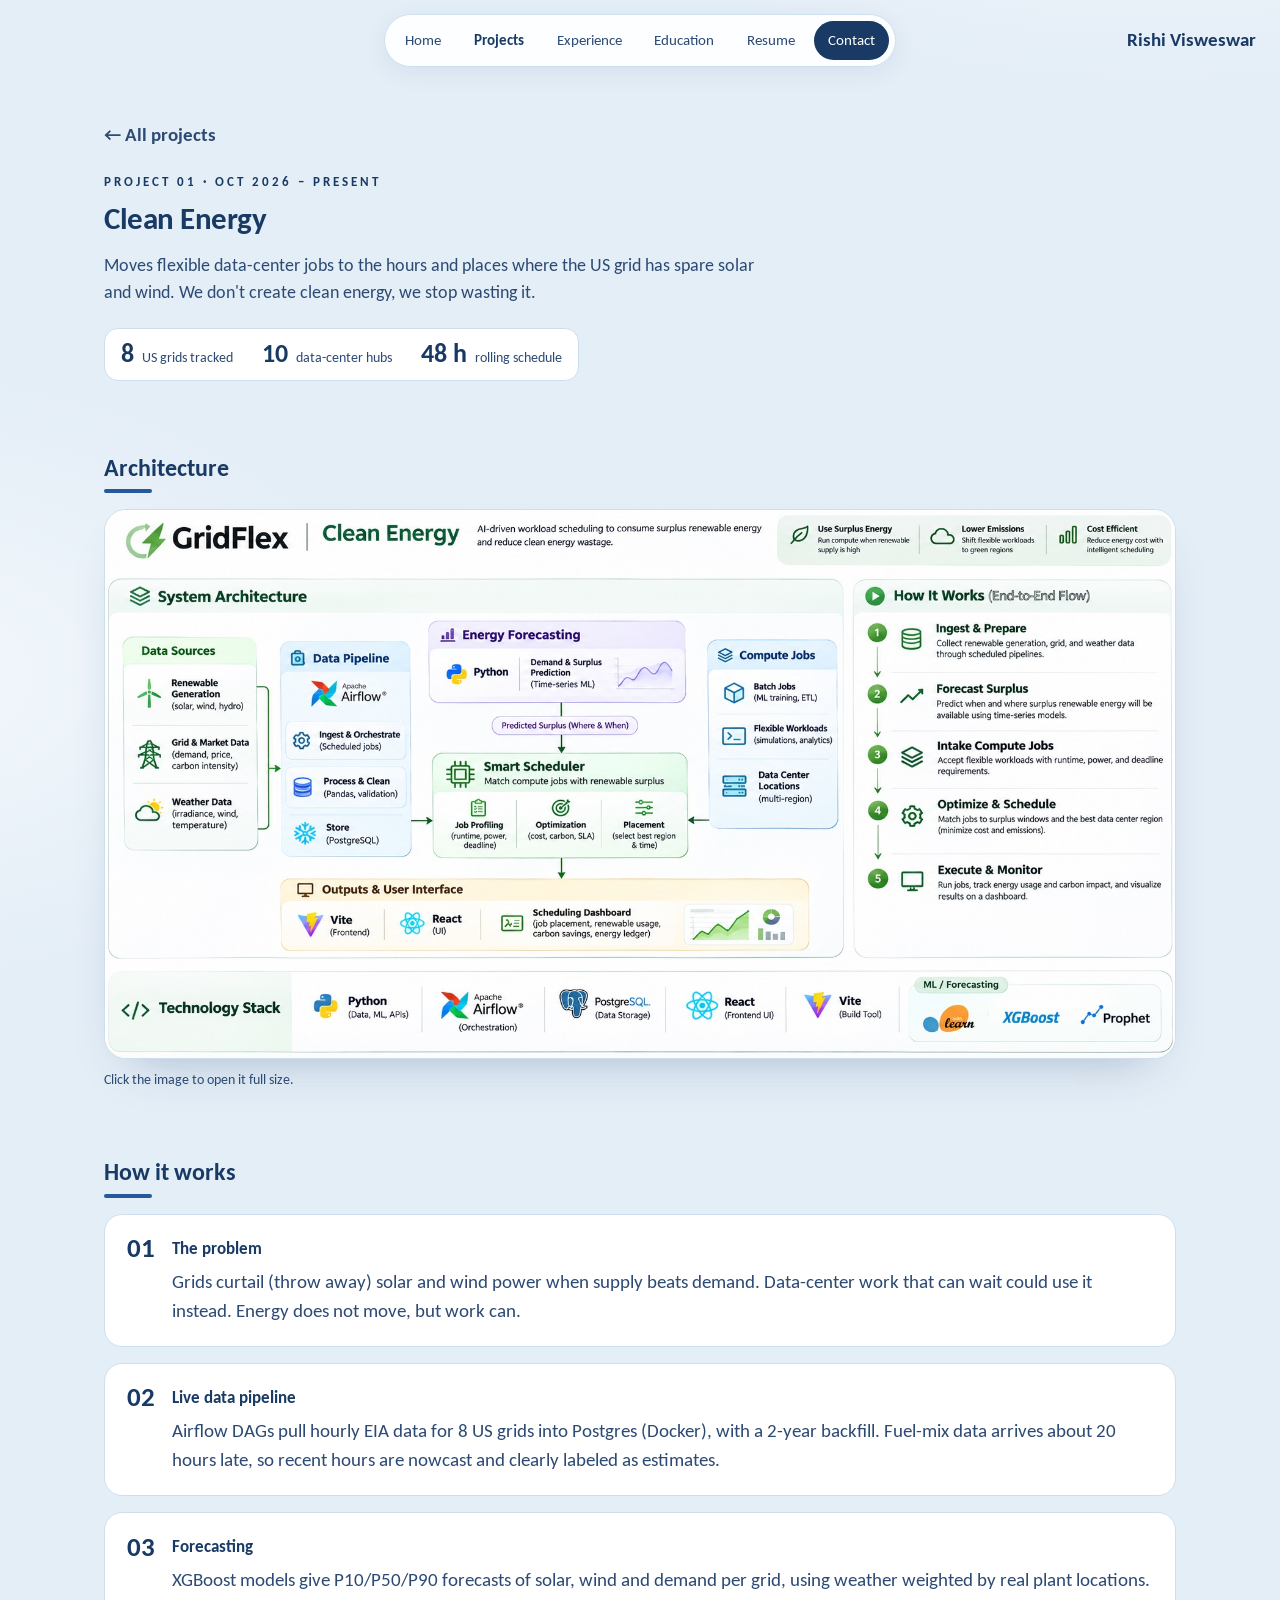
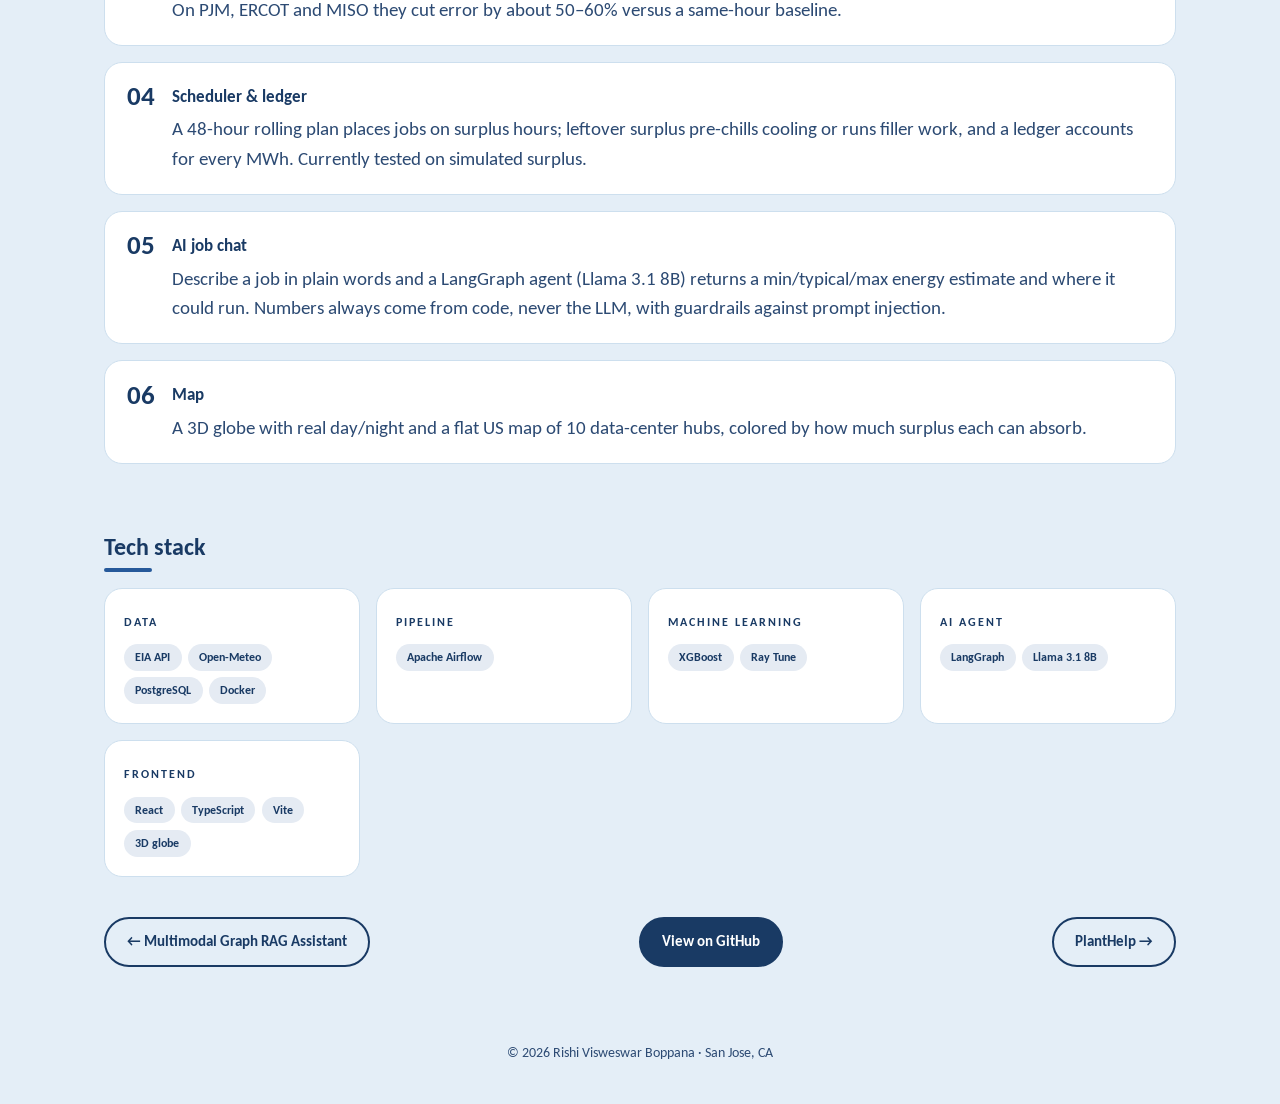
<file: project-gridflex.html>
<!DOCTYPE html>
<html lang="en">
<head>
  <meta charset="UTF-8" />
  <meta name="viewport" content="width=device-width, initial-scale=1.0" />
  <title>Clean Energy · Rishi Visweswar</title>
  <link rel="preconnect" href="https://fonts.googleapis.com" />
  <link rel="preconnect" href="https://fonts.gstatic.com" crossorigin />
  <link href="https://fonts.googleapis.com/css2?family=Carlito:ital,wght@0,400;0,700;1,400;1,700&display=swap" rel="stylesheet" />
  <link rel="stylesheet" href="style.css?v=20261112d" />
</head>
<body>
<main class="wrap c-blue">
  <section class="page-head">
    <a class="back" href="index.html#projects">← All projects</a>
    <p class="eyebrow" style="color:var(--c)">Project 01 · Oct 2026 – Present</p>
    <h1 class="big">Clean Energy</h1>
    <p class="lead">Moves flexible data-center jobs to the hours and places where the US grid has spare solar and wind. We don&#x27;t create clean energy, we stop wasting it.</p>
    <div class="stats"><div class="stat"><b>8</b><span>US grids tracked</span></div><div class="stat"><b>10</b><span>data-center hubs</span></div><div class="stat"><b>48 h</b><span>rolling schedule</span></div></div>
  </section>
  <section class="sec tight">
    <h2 class="sec-h">Architecture</h2>
    <a class="arch-img" href="img/gridflex-architecture.jpg" target="_blank" rel="noopener"><img src="img/gridflex-architecture.jpg" alt="GridFlex system architecture and end-to-end flow" loading="lazy" /></a><p class="arch-note">Click the image to open it full size.</p>
  </section>

  <section class="sec tight">
    <h2 class="sec-h">How it works</h2>
    <ol class="steps"><li class="step"><div><h3>The problem</h3><p>Grids curtail (throw away) solar and wind power when supply beats demand. Data-center work that can wait could use it instead. Energy does not move, but work can.</p></div></li><li class="step"><div><h3>Live data pipeline</h3><p>Airflow DAGs pull hourly EIA data for 8 US grids into Postgres (Docker), with a 2-year backfill. Fuel-mix data arrives about 20 hours late, so recent hours are nowcast and clearly labeled as estimates.</p></div></li><li class="step"><div><h3>Forecasting</h3><p>XGBoost models give P10/P50/P90 forecasts of solar, wind and demand per grid, using weather weighted by real plant locations. On PJM, ERCOT and MISO they cut error by about 50–60% versus a same-hour baseline.</p></div></li><li class="step"><div><h3>Scheduler &amp; ledger</h3><p>A 48-hour rolling plan places jobs on surplus hours; leftover surplus pre-chills cooling or runs filler work, and a ledger accounts for every MWh. Currently tested on simulated surplus.</p></div></li><li class="step"><div><h3>AI job chat</h3><p>Describe a job in plain words and a LangGraph agent (Llama 3.1 8B) returns a min/typical/max energy estimate and where it could run. Numbers always come from code, never the LLM, with guardrails against prompt injection.</p></div></li><li class="step"><div><h3>Map</h3><p>A 3D globe with real day/night and a flat US map of 10 data-center hubs, colored by how much surplus each can absorb.</p></div></li></ol>
  </section>

  <section class="sec tight">
    <h2 class="sec-h">Tech stack</h2>
    <div class="stack"><div class="stack-g"><small>Data</small><div class="chips"><span class=chip>EIA API</span><span class=chip>Open-Meteo</span><span class=chip>PostgreSQL</span><span class=chip>Docker</span></div></div><div class="stack-g"><small>Pipeline</small><div class="chips"><span class=chip>Apache Airflow</span></div></div><div class="stack-g"><small>Machine learning</small><div class="chips"><span class=chip>XGBoost</span><span class=chip>Ray Tune</span></div></div><div class="stack-g"><small>AI agent</small><div class="chips"><span class=chip>LangGraph</span><span class=chip>Llama 3.1 8B</span></div></div><div class="stack-g"><small>Frontend</small><div class="chips"><span class=chip>React</span><span class=chip>TypeScript</span><span class=chip>Vite</span><span class=chip>3D globe</span></div></div></div>
    <div class="next-row">
      <a class="btn btn-line" href="project-graph-rag.html">← Multimodal Graph RAG Assistant</a>
      <a class="btn btn-dark" href="https://github.com/rishiboppana/Clean-Energy" target="_blank" rel="noopener">View on GitHub</a>
      <a class="btn btn-line" href="project-plantlens.html">PlantHelp →</a>
    </div>
  </section>
</main>
<script src="site.js?v=20261112d"></script>
</body>
</html>
</file>
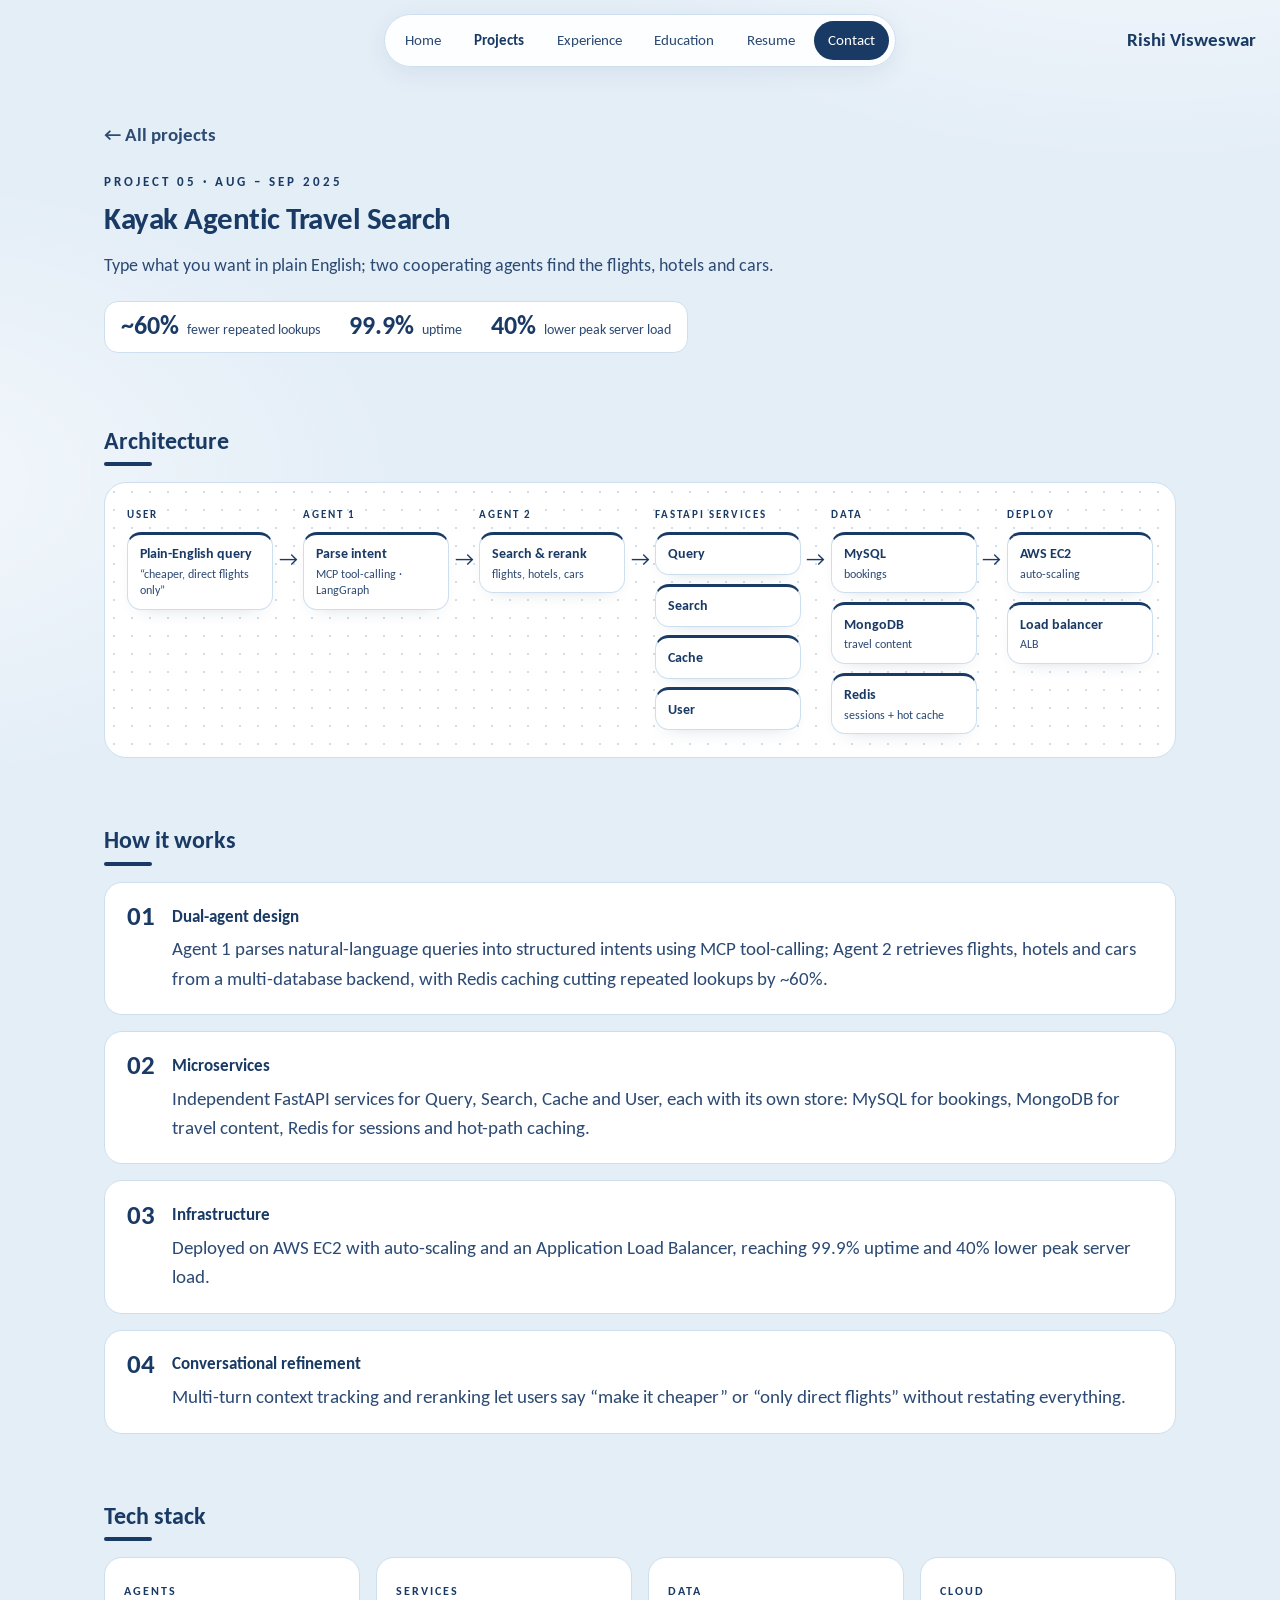
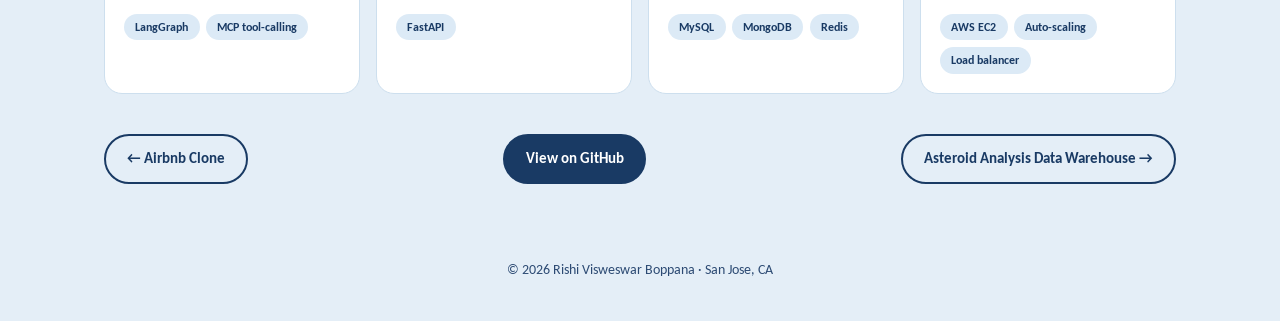
<file: project-kayak.html>
<!DOCTYPE html>
<html lang="en">
<head>
  <meta charset="UTF-8" />
  <meta name="viewport" content="width=device-width, initial-scale=1.0" />
  <title>Kayak Agentic Travel Search · Rishi Visweswar</title>
  <link rel="preconnect" href="https://fonts.googleapis.com" />
  <link rel="preconnect" href="https://fonts.gstatic.com" crossorigin />
  <link href="https://fonts.googleapis.com/css2?family=Carlito:ital,wght@0,400;0,700;1,400;1,700&display=swap" rel="stylesheet" />
  <link rel="stylesheet" href="style.css?v=20261112d" />
</head>
<body>
<main class="wrap c-gold">
  <section class="page-head">
    <a class="back" href="index.html#projects">← All projects</a>
    <p class="eyebrow" style="color:var(--c)">Project 05 · Aug – Sep 2025</p>
    <h1 class="big">Kayak Agentic Travel Search</h1>
    <p class="lead">Type what you want in plain English; two cooperating agents find the flights, hotels and cars.</p>
    <div class="stats"><div class="stat"><b>~60%</b><span>fewer repeated lookups</span></div><div class="stat"><b>99.9%</b><span>uptime</span></div><div class="stat"><b>40%</b><span>lower peak server load</span></div></div>
  </section>
  <section class="sec tight">
    <h2 class="sec-h">Architecture</h2>
    <div class="diagram"><div class="flow"><div class="stage"><small>User</small><div class="node"><b>Plain-English query</b><span>“cheaper, direct flights only”</span></div></div><div class="arrow" aria-hidden="true">→</div><div class="stage"><small>Agent 1</small><div class="node"><b>Parse intent</b><span>MCP tool-calling · LangGraph</span></div></div><div class="arrow" aria-hidden="true">→</div><div class="stage"><small>Agent 2</small><div class="node"><b>Search &amp; rerank</b><span>flights, hotels, cars</span></div></div><div class="arrow" aria-hidden="true">→</div><div class="stage"><small>FastAPI services</small><div class="node"><b>Query</b></div><div class="node"><b>Search</b></div><div class="node"><b>Cache</b></div><div class="node"><b>User</b></div></div><div class="arrow" aria-hidden="true">→</div><div class="stage"><small>Data</small><div class="node"><b>MySQL</b><span>bookings</span></div><div class="node"><b>MongoDB</b><span>travel content</span></div><div class="node"><b>Redis</b><span>sessions + hot cache</span></div></div><div class="arrow" aria-hidden="true">→</div><div class="stage"><small>Deploy</small><div class="node"><b>AWS EC2</b><span>auto-scaling</span></div><div class="node"><b>Load balancer</b><span>ALB</span></div></div></div></div>
  </section>

  <section class="sec tight">
    <h2 class="sec-h">How it works</h2>
    <ol class="steps"><li class="step"><div><h3>Dual-agent design</h3><p>Agent 1 parses natural-language queries into structured intents using MCP tool-calling; Agent 2 retrieves flights, hotels and cars from a multi-database backend, with Redis caching cutting repeated lookups by ~60%.</p></div></li><li class="step"><div><h3>Microservices</h3><p>Independent FastAPI services for Query, Search, Cache and User, each with its own store: MySQL for bookings, MongoDB for travel content, Redis for sessions and hot-path caching.</p></div></li><li class="step"><div><h3>Infrastructure</h3><p>Deployed on AWS EC2 with auto-scaling and an Application Load Balancer, reaching 99.9% uptime and 40% lower peak server load.</p></div></li><li class="step"><div><h3>Conversational refinement</h3><p>Multi-turn context tracking and reranking let users say “make it cheaper” or “only direct flights” without restating everything.</p></div></li></ol>
  </section>

  <section class="sec tight">
    <h2 class="sec-h">Tech stack</h2>
    <div class="stack"><div class="stack-g"><small>Agents</small><div class="chips"><span class=chip>LangGraph</span><span class=chip>MCP tool-calling</span></div></div><div class="stack-g"><small>Services</small><div class="chips"><span class=chip>FastAPI</span></div></div><div class="stack-g"><small>Data</small><div class="chips"><span class=chip>MySQL</span><span class=chip>MongoDB</span><span class=chip>Redis</span></div></div><div class="stack-g"><small>Cloud</small><div class="chips"><span class=chip>AWS EC2</span><span class=chip>Auto-scaling</span><span class=chip>Load balancer</span></div></div></div>
    <div class="next-row">
      <a class="btn btn-line" href="project-airbnb.html">← Airbnb Clone</a>
      <a class="btn btn-dark" href="https://github.com/rishiboppana" target="_blank" rel="noopener">View on GitHub</a>
      <a class="btn btn-line" href="project-asteroid.html">Asteroid Analysis Data Warehouse →</a>
    </div>
  </section>
</main>
<script src="site.js?v=20261112d"></script>
</body>
</html>
</file>
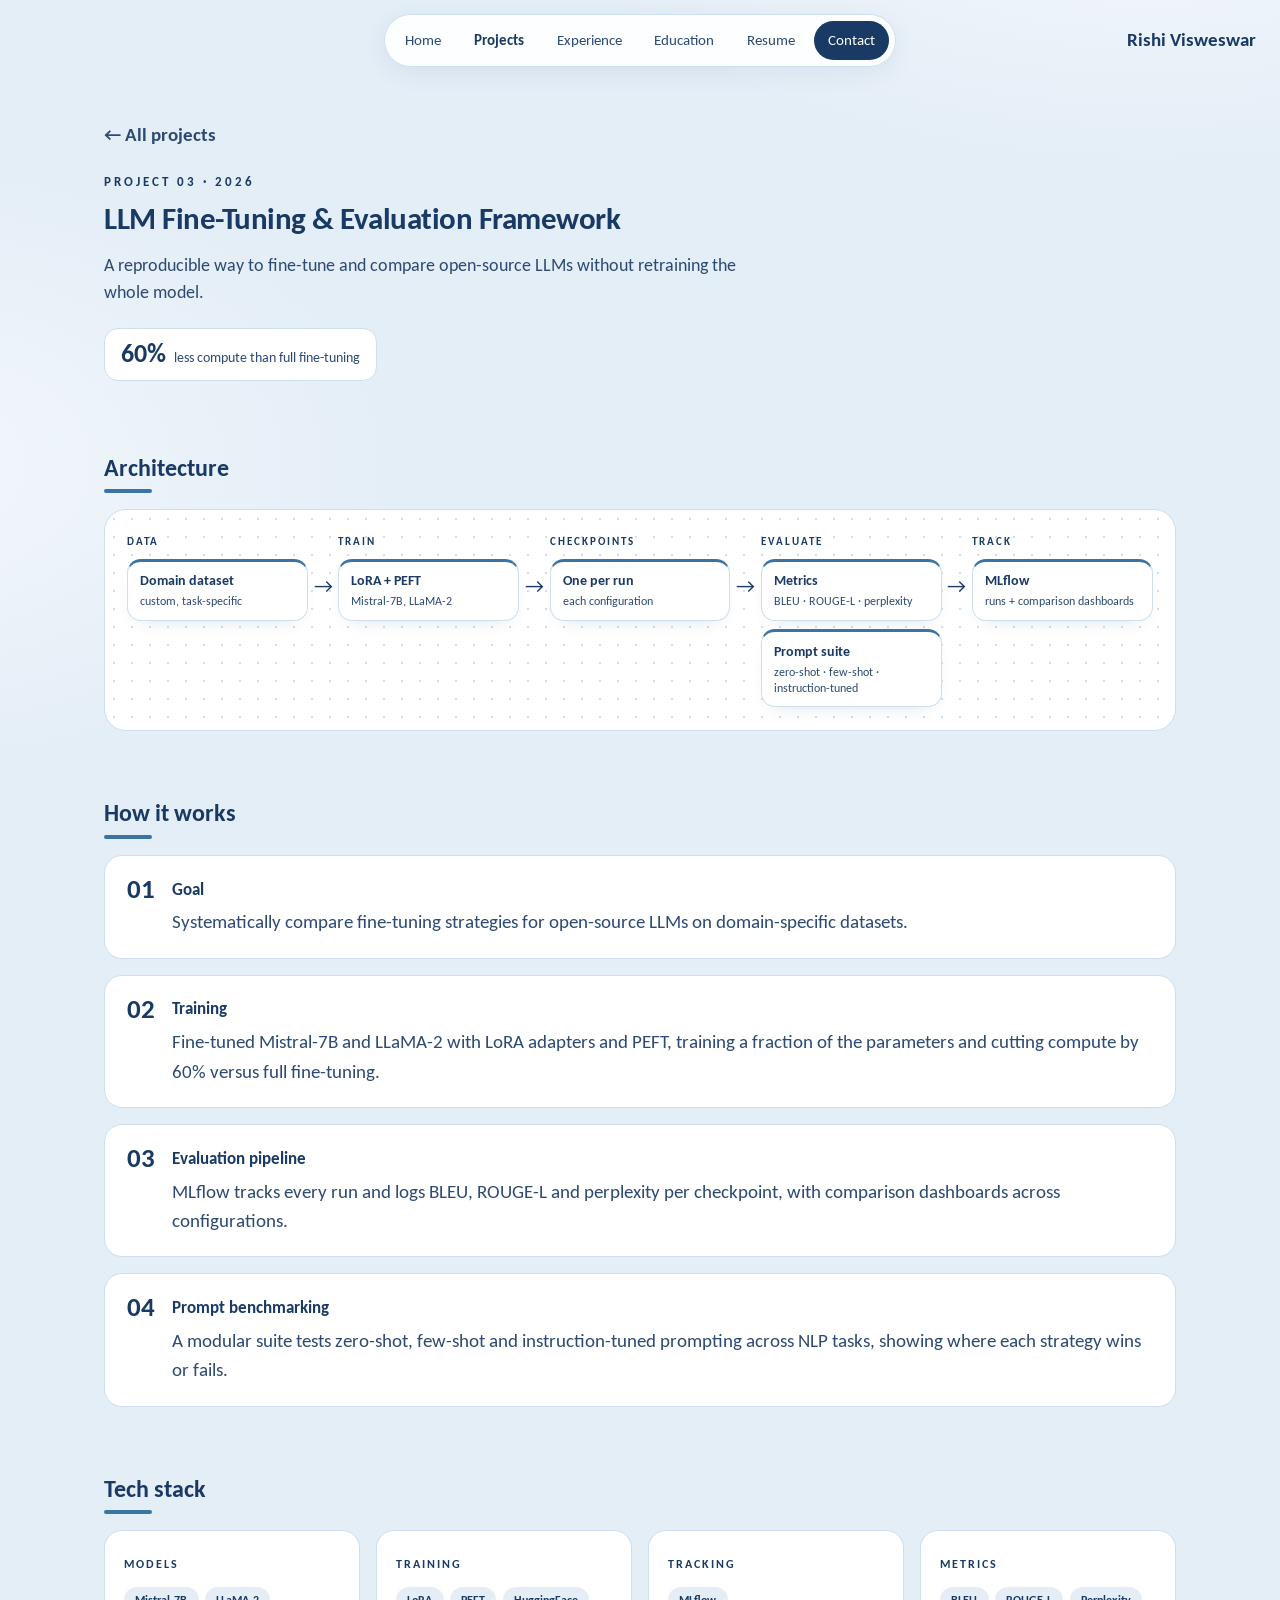
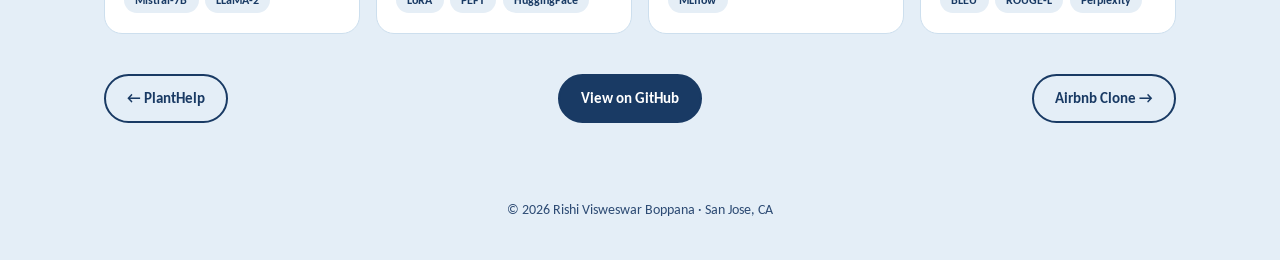
<file: project-llm-finetune.html>
<!DOCTYPE html>
<html lang="en">
<head>
  <meta charset="UTF-8" />
  <meta name="viewport" content="width=device-width, initial-scale=1.0" />
  <title>LLM Fine-Tuning &amp; Evaluation Framework · Rishi Visweswar</title>
  <link rel="preconnect" href="https://fonts.googleapis.com" />
  <link rel="preconnect" href="https://fonts.gstatic.com" crossorigin />
  <link href="https://fonts.googleapis.com/css2?family=Carlito:ital,wght@0,400;0,700;1,400;1,700&display=swap" rel="stylesheet" />
  <link rel="stylesheet" href="style.css?v=20261112d" />
</head>
<body>
<main class="wrap c-sky">
  <section class="page-head">
    <a class="back" href="index.html#projects">← All projects</a>
    <p class="eyebrow" style="color:var(--c)">Project 03 · 2026</p>
    <h1 class="big">LLM Fine-Tuning &amp; Evaluation Framework</h1>
    <p class="lead">A reproducible way to fine-tune and compare open-source LLMs without retraining the whole model.</p>
    <div class="stats"><div class="stat"><b>60%</b><span>less compute than full fine-tuning</span></div></div>
  </section>
  <section class="sec tight">
    <h2 class="sec-h">Architecture</h2>
    <div class="diagram"><div class="flow"><div class="stage"><small>Data</small><div class="node"><b>Domain dataset</b><span>custom, task-specific</span></div></div><div class="arrow" aria-hidden="true">→</div><div class="stage"><small>Train</small><div class="node"><b>LoRA + PEFT</b><span>Mistral-7B, LLaMA-2</span></div></div><div class="arrow" aria-hidden="true">→</div><div class="stage"><small>Checkpoints</small><div class="node"><b>One per run</b><span>each configuration</span></div></div><div class="arrow" aria-hidden="true">→</div><div class="stage"><small>Evaluate</small><div class="node"><b>Metrics</b><span>BLEU · ROUGE-L · perplexity</span></div><div class="node"><b>Prompt suite</b><span>zero-shot · few-shot · instruction-tuned</span></div></div><div class="arrow" aria-hidden="true">→</div><div class="stage"><small>Track</small><div class="node"><b>MLflow</b><span>runs + comparison dashboards</span></div></div></div></div>
  </section>

  <section class="sec tight">
    <h2 class="sec-h">How it works</h2>
    <ol class="steps"><li class="step"><div><h3>Goal</h3><p>Systematically compare fine-tuning strategies for open-source LLMs on domain-specific datasets.</p></div></li><li class="step"><div><h3>Training</h3><p>Fine-tuned Mistral-7B and LLaMA-2 with LoRA adapters and PEFT, training a fraction of the parameters and cutting compute by 60% versus full fine-tuning.</p></div></li><li class="step"><div><h3>Evaluation pipeline</h3><p>MLflow tracks every run and logs BLEU, ROUGE-L and perplexity per checkpoint, with comparison dashboards across configurations.</p></div></li><li class="step"><div><h3>Prompt benchmarking</h3><p>A modular suite tests zero-shot, few-shot and instruction-tuned prompting across NLP tasks, showing where each strategy wins or fails.</p></div></li></ol>
  </section>

  <section class="sec tight">
    <h2 class="sec-h">Tech stack</h2>
    <div class="stack"><div class="stack-g"><small>Models</small><div class="chips"><span class=chip>Mistral-7B</span><span class=chip>LLaMA-2</span></div></div><div class="stack-g"><small>Training</small><div class="chips"><span class=chip>LoRA</span><span class=chip>PEFT</span><span class=chip>HuggingFace</span></div></div><div class="stack-g"><small>Tracking</small><div class="chips"><span class=chip>MLflow</span></div></div><div class="stack-g"><small>Metrics</small><div class="chips"><span class=chip>BLEU</span><span class=chip>ROUGE-L</span><span class=chip>Perplexity</span></div></div></div>
    <div class="next-row">
      <a class="btn btn-line" href="project-plantlens.html">← PlantHelp</a>
      <a class="btn btn-dark" href="https://github.com/rishiboppana" target="_blank" rel="noopener">View on GitHub</a>
      <a class="btn btn-line" href="project-airbnb.html">Airbnb Clone →</a>
    </div>
  </section>
</main>
<script src="site.js?v=20261112d"></script>
</body>
</html>
</file>
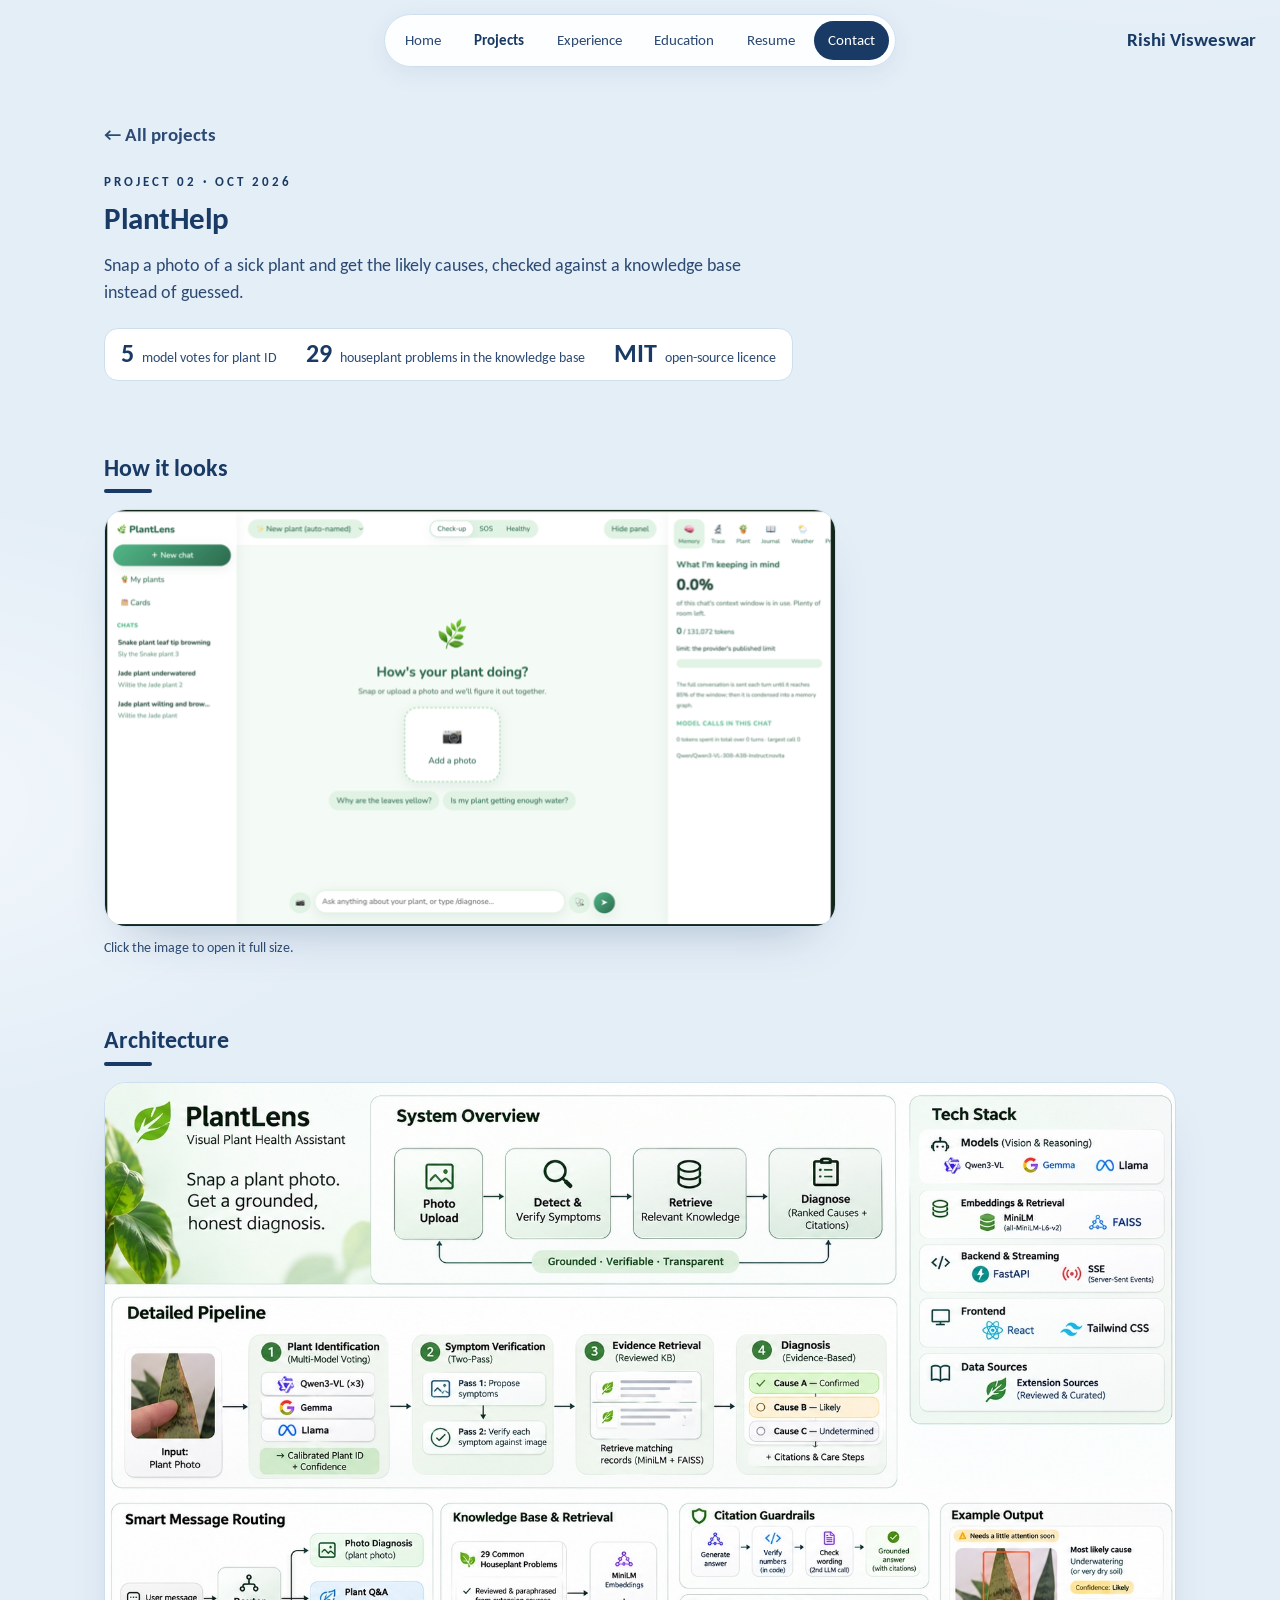
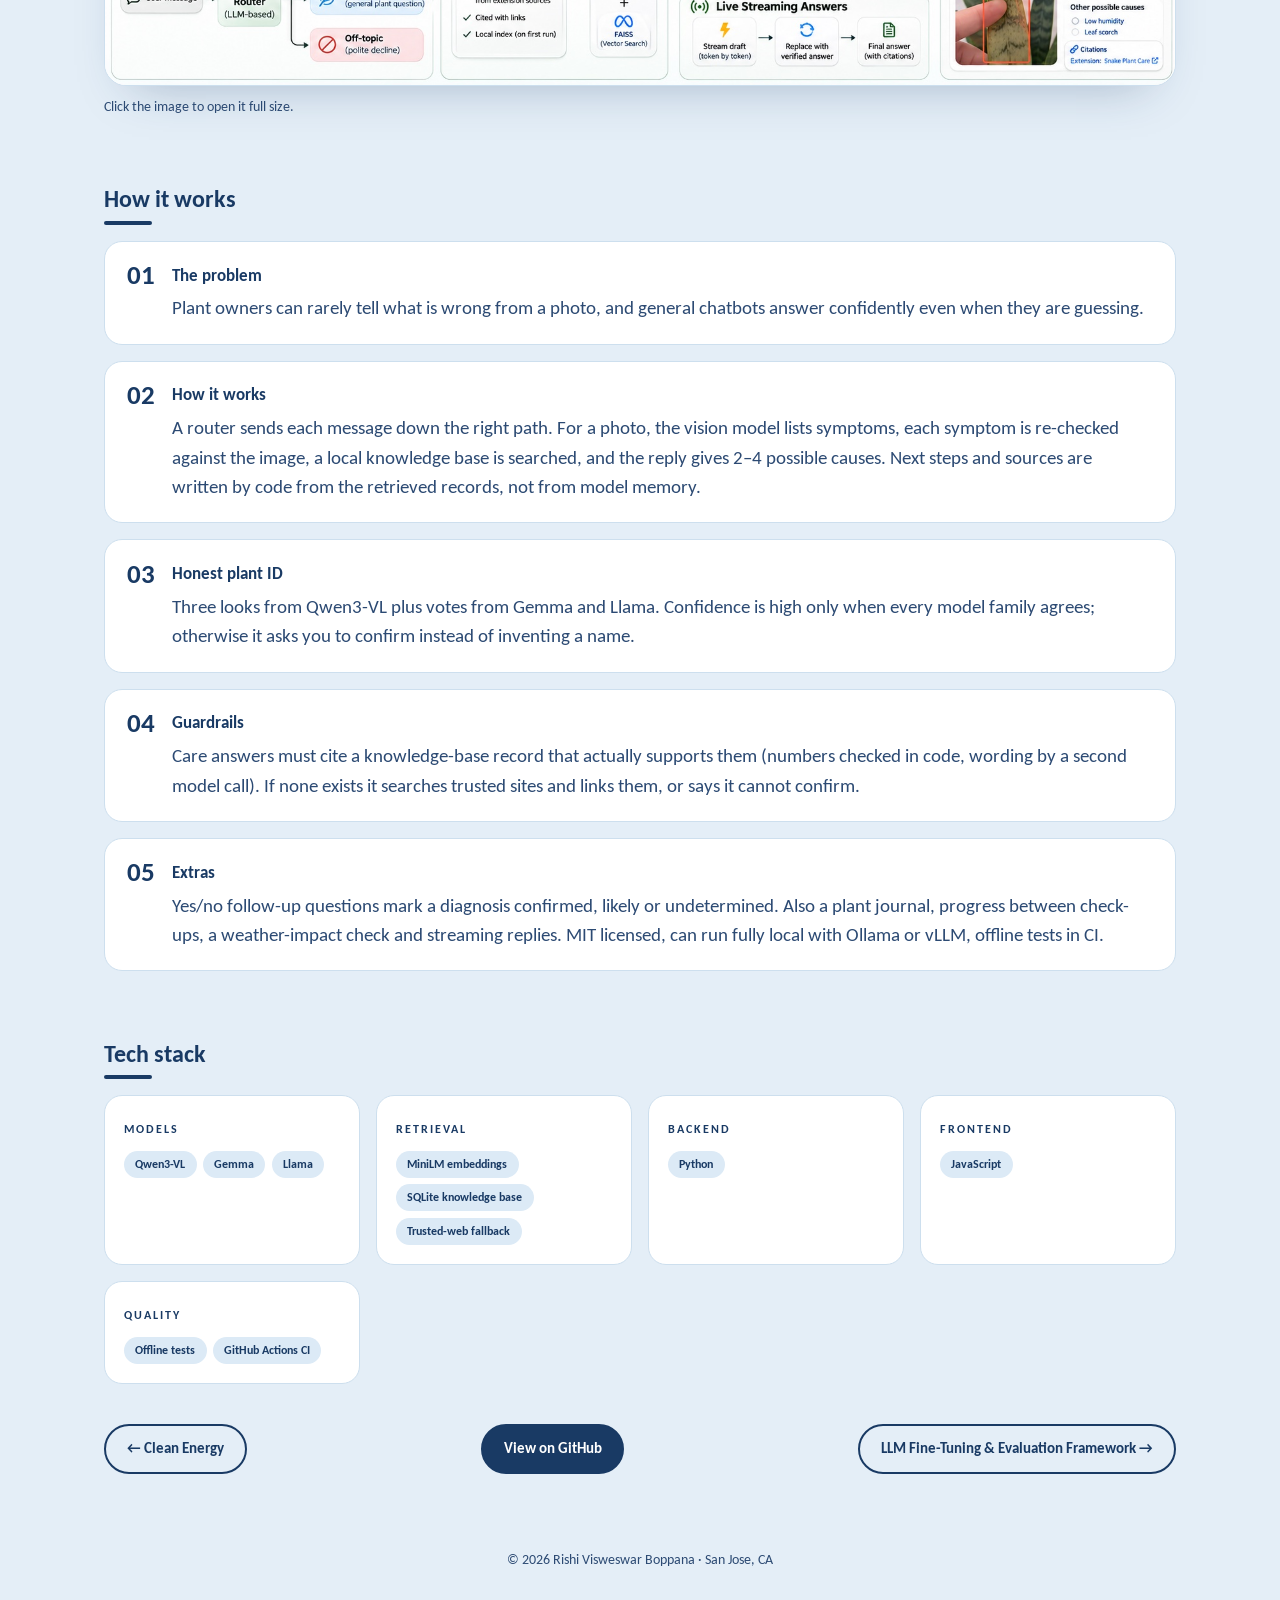
<file: project-plantlens.html>
<!DOCTYPE html>
<html lang="en">
<head>
  <meta charset="UTF-8" />
  <meta name="viewport" content="width=device-width, initial-scale=1.0" />
  <title>PlantHelp · Rishi Visweswar</title>
  <link rel="preconnect" href="https://fonts.googleapis.com" />
  <link rel="preconnect" href="https://fonts.gstatic.com" crossorigin />
  <link href="https://fonts.googleapis.com/css2?family=Carlito:ital,wght@0,400;0,700;1,400;1,700&display=swap" rel="stylesheet" />
  <link rel="stylesheet" href="style.css?v=20261112d" />
</head>
<body>
<main class="wrap c-gold">
  <section class="page-head">
    <a class="back" href="index.html#projects">← All projects</a>
    <p class="eyebrow" style="color:var(--c)">Project 02 · Oct 2026</p>
    <h1 class="big">PlantHelp</h1>
    <p class="lead">Snap a photo of a sick plant and get the likely causes, checked against a knowledge base instead of guessed.</p>
    <div class="stats"><div class="stat"><b>5</b><span>model votes for plant ID</span></div><div class="stat"><b>29</b><span>houseplant problems in the knowledge base</span></div><div class="stat"><b>MIT</b><span>open-source licence</span></div></div>
  </section>
  <section class="sec tight">
    <h2 class="sec-h">How it looks</h2>
    <a class="arch-img narrow" href="img/plantlens-home.png" target="_blank" rel="noopener"><img src="img/plantlens-home.png" alt="PlantHelp app home screen" loading="lazy" /></a>
    <p class="arch-note">Click the image to open it full size.</p>
  </section>

  <section class="sec tight">
    <h2 class="sec-h">Architecture</h2>
    <a class="arch-img" href="img/plantlens-overview.jpg" target="_blank" rel="noopener"><img src="img/plantlens-overview.jpg" alt="PlantLens system overview, pipeline and tech stack" loading="lazy" /></a><p class="arch-note">Click the image to open it full size.</p>
  </section>

  <section class="sec tight">
    <h2 class="sec-h">How it works</h2>
    <ol class="steps"><li class="step"><div><h3>The problem</h3><p>Plant owners can rarely tell what is wrong from a photo, and general chatbots answer confidently even when they are guessing.</p></div></li><li class="step"><div><h3>How it works</h3><p>A router sends each message down the right path. For a photo, the vision model lists symptoms, each symptom is re-checked against the image, a local knowledge base is searched, and the reply gives 2–4 possible causes. Next steps and sources are written by code from the retrieved records, not from model memory.</p></div></li><li class="step"><div><h3>Honest plant ID</h3><p>Three looks from Qwen3-VL plus votes from Gemma and Llama. Confidence is high only when every model family agrees; otherwise it asks you to confirm instead of inventing a name.</p></div></li><li class="step"><div><h3>Guardrails</h3><p>Care answers must cite a knowledge-base record that actually supports them (numbers checked in code, wording by a second model call). If none exists it searches trusted sites and links them, or says it cannot confirm.</p></div></li><li class="step"><div><h3>Extras</h3><p>Yes/no follow-up questions mark a diagnosis confirmed, likely or undetermined. Also a plant journal, progress between check-ups, a weather-impact check and streaming replies. MIT licensed, can run fully local with Ollama or vLLM, offline tests in CI.</p></div></li></ol>
  </section>

  <section class="sec tight">
    <h2 class="sec-h">Tech stack</h2>
    <div class="stack"><div class="stack-g"><small>Models</small><div class="chips"><span class=chip>Qwen3-VL</span><span class=chip>Gemma</span><span class=chip>Llama</span></div></div><div class="stack-g"><small>Retrieval</small><div class="chips"><span class=chip>MiniLM embeddings</span><span class=chip>SQLite knowledge base</span><span class=chip>Trusted-web fallback</span></div></div><div class="stack-g"><small>Backend</small><div class="chips"><span class=chip>Python</span></div></div><div class="stack-g"><small>Frontend</small><div class="chips"><span class=chip>JavaScript</span></div></div><div class="stack-g"><small>Quality</small><div class="chips"><span class=chip>Offline tests</span><span class=chip>GitHub Actions CI</span></div></div></div>
    <div class="next-row">
      <a class="btn btn-line" href="project-gridflex.html">← Clean Energy</a>
      <a class="btn btn-dark" href="https://github.com/rishiboppana/plantHelp" target="_blank" rel="noopener">View on GitHub</a>
      <a class="btn btn-line" href="project-llm-finetune.html">LLM Fine-Tuning &amp; Evaluation Framework →</a>
    </div>
  </section>
</main>
<script src="site.js?v=20261112d"></script>
</body>
</html>
</file>
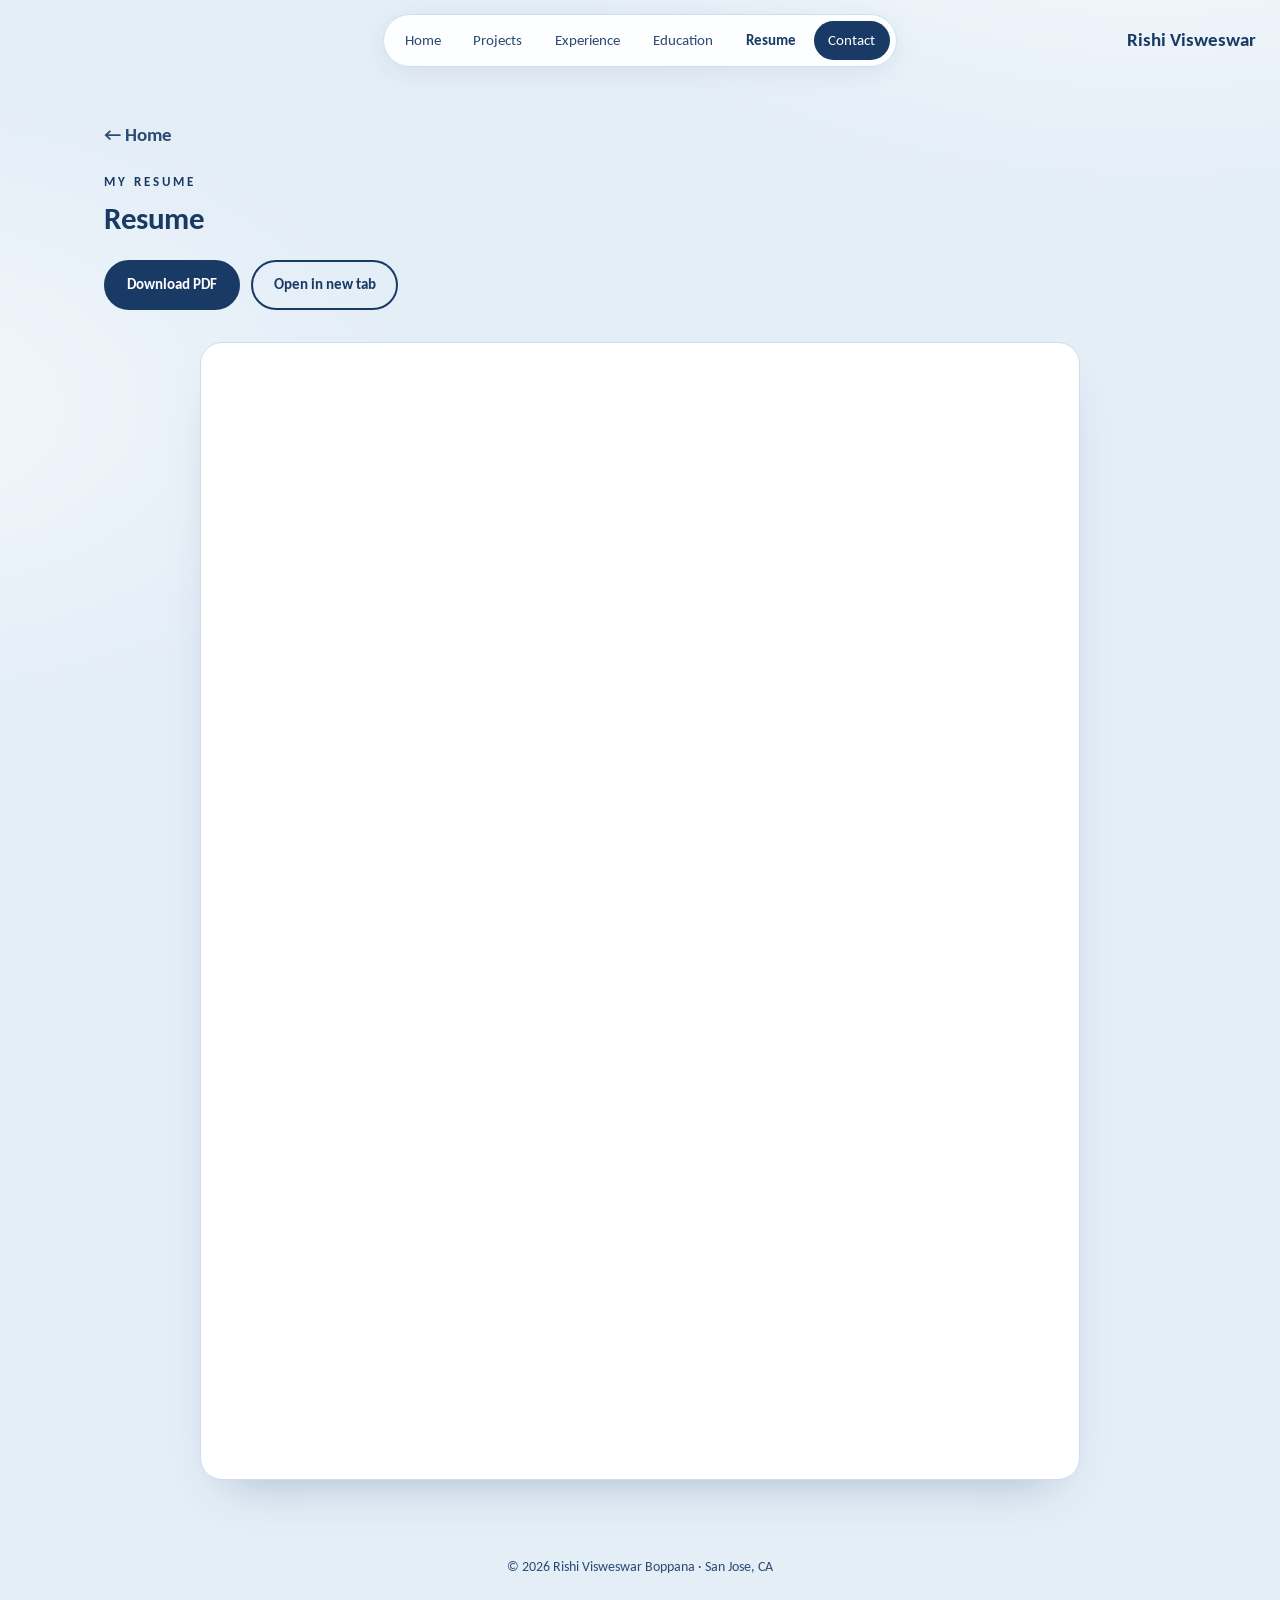
<file: resume.html>
<!DOCTYPE html>
<html lang="en">
<head>
  <meta charset="UTF-8" />
  <meta name="viewport" content="width=device-width, initial-scale=1.0" />
  <title>Resume · Rishi Visweswar</title>
  <link rel="preconnect" href="https://fonts.googleapis.com" />
  <link rel="preconnect" href="https://fonts.gstatic.com" crossorigin />
  <link href="https://fonts.googleapis.com/css2?family=Carlito:ital,wght@0,400;0,700;1,400;1,700&display=swap" rel="stylesheet" />
  <link rel="stylesheet" href="style.css?v=20261112d" />
</head>
<body>
<main class="wrap">
  <section class="page-head">
    <a class="back" href="index.html">← Home</a>
    <p class="eyebrow">My resume</p>
    <h1 class="big">Resume</h1>
    <div class="hero-btns">
      <a class="btn btn-dark" href="Rishi_Visweswar_Boppana_Resume.pdf" download>Download PDF</a>
      <a class="btn btn-line" href="Rishi_Visweswar_Boppana_Resume.pdf" target="_blank" rel="noopener">Open in new tab</a>
    </div>
  </section>

  <section class="sec tight" style="padding-top:.5rem">
    <div class="pdf-frame">
      <iframe src="Rishi_Visweswar_Boppana_Resume.pdf#toolbar=0&navpanes=0&view=FitH" title="Rishi Visweswar Boppana — resume (PDF)">
        <p>Your browser can't show the PDF here. <a href="Rishi_Visweswar_Boppana_Resume.pdf">Download the resume</a> instead.</p>
      </iframe>
    </div>
  </section>
</main>
<script src="site.js?v=20261112d"></script>
</body>
</html>
</file>
<file: style.css>
*, *::before, *::after { box-sizing: border-box; margin: 0; padding: 0; }
:root {
  /* Blue-only palette: mid blue #4588c0, navy #26599a and shades of them.
     (The --gold-* names are kept so old rules still work, but they now hold blues.) */
  --bg: #e4eef7; --card: #ffffff; --ink: #193a64; --sub: #2c4a73; --line: #cddfee; --cream: #dceaf6;
  --blue: #26599a; --blue-l: #e5ebf3; --navy: #193a64;
  --sky:  #3b74a3; --sky-l:  #e5eef6; --sky-soft: #4588c0;
  --gold: #193a64; --gold-l: #dceaf6; --gold-soft: #4588c0; --gold-deep: #26599a;
  --display: Calibri, Carlito, 'Segoe UI', system-ui, sans-serif;
  --r: 22px;
}
html { scroll-behavior: smooth; }
body { font-family: Calibri, Carlito, 'Segoe UI', system-ui, sans-serif; background: radial-gradient(1100px 600px at 90% -10%, rgba(255,255,255,.7), transparent 60%), radial-gradient(900px 520px at -10% 25%, rgba(255,255,255,.55), transparent 60%), var(--bg); color: var(--ink); line-height: 1.55; font-size: 19px; -webkit-font-smoothing: antialiased; }
a { color: inherit; }
img { max-width: 100%; }
.wrap { max-width: 1120px; margin: 0 auto; padding: 0 1.5rem; }
:focus-visible { outline: 3px solid var(--blue); outline-offset: 3px; border-radius: 6px; }

/* ── Header ── */
.site-head { position: fixed; inset: 0 0 auto 0; z-index: 50; padding: 14px 1.5rem; display: flex; justify-content: center; pointer-events: none; }
.pill { pointer-events: auto; display: flex; align-items: center; gap: .25rem; background: rgba(255,255,255,.9); backdrop-filter: blur(14px); -webkit-backdrop-filter: blur(14px); border: 1px solid var(--line); border-radius: 999px; padding: 6px; box-shadow: 0 6px 24px rgba(25,58,100,.07); }
.pill a { text-decoration: none; font-size: .92rem; font-weight: 500; color: var(--sub); padding: .5rem .9rem; border-radius: 999px; white-space: nowrap; transition: background .2s, color .2s; }
.pill a:hover { background: var(--blue-l); color: var(--ink); }
.pill a.active { color: var(--ink); font-weight: 700; }
.pill .cta { background: var(--ink); color: #fff; display: inline-flex; align-items: center; gap: .5rem; }
.pill .cta:hover { background: var(--blue); color: #fff; }
.pill .dot { width: 8px; height: 8px; border-radius: 50%; background: #0f2c52; display: none; box-shadow: 0 0 0 0 rgba(15,44,82,.5); animation: ping 1.6s infinite; }
.scrolled .pill .cta { background: #dceaf6; color: #0f2c52; font-weight: 700; box-shadow: inset 0 0 0 2px #0f2c52; }
.scrolled .pill .dot { display: inline-block; }
.brand { pointer-events: auto; position: absolute; right: 1.5rem; top: 50%; transform: translateY(-50%); font-family: var(--display); font-size: 1.2rem; font-weight: 700; text-decoration: none;  }
@keyframes ping { 70% { box-shadow: 0 0 0 8px rgba(59,116,163,0); } 100% { box-shadow: 0 0 0 0 rgba(59,116,163,0); } }

/* ── Hero ── */
/* hero is wider than .wrap so the profile card sits further left */
.hero { width: min(1360px, calc(100vw - 3rem)); margin-left: calc(50% - min(680px, 50vw - 1.5rem)); min-height: 100vh; min-height: 100svh; display: grid; grid-template-columns: minmax(300px, 380px) 1fr; align-items: center; gap: clamp(2rem, 6vw, 5rem); padding: 88px 0 32px; }
.big { font-family: var(--display); font-weight: 700; line-height: 1.05; font-size: clamp(2.6rem, 6vw, 5.5rem); letter-spacing: -.5px; }
/* all written content is dark blue */
.grad-text, .brand span, .p-name span, .pcard.c-gold .num { color: var(--ink); }
.profile { background: var(--card); border: 1px solid var(--line); border-radius: 28px; padding: 1.6rem; box-shadow: 0 30px 60px -30px rgba(38,89,154,.28); }
.photo { position: relative; aspect-ratio: 1; border-radius: 22px; background: linear-gradient(150deg, var(--sky-soft) 0%, var(--blue) 55%, var(--navy) 100%); display: grid; place-items: center; margin-bottom: 1.1rem; box-shadow: 0 0 0 3px var(--card), 0 0 0 5px var(--gold-soft); }
.photo .mono { font-family: var(--display); font-weight: 700; color: #fff; font-size: 6rem; line-height: 1; letter-spacing: 2px; }
.photo img { position: absolute; inset: 0; width: 100%; height: 100%; object-fit: cover; object-position: center 5%; border-radius: inherit; }
.hi { position: absolute; right: -18px; bottom: -18px; width: 78px; height: 78px; border-radius: 50%; background: var(--cream); border: 2px solid var(--gold-soft); color: var(--ink); display: grid; place-items: center; font-size: 1.45rem; font-weight: 600; box-shadow: 0 10px 24px rgba(69,136,192,.45); animation: bob 3s ease-in-out infinite; }
.hero-right .big { font-size: clamp(2.2rem, 4vw, 3.6rem); }
.xp { list-style: none; margin-top: 1.8rem; position: relative; display: grid; gap: .95rem; padding-left: 1.8rem; }
.xp::before { content: ''; position: absolute; left: 6px; top: 8px; bottom: 8px; width: 2px; background: linear-gradient(var(--blue), var(--sky-soft), var(--gold-soft)); border-radius: 2px; }
.xp li { position: relative; display: grid; line-height: 1.35; cursor: default;
  /* grow from the dot so it stays on the line */
  transform-origin: calc(-1.8rem + 7px) calc(.3rem + 7px);
  transition: transform .45s cubic-bezier(.22,.61,.36,1); }
/* wave: hovered item grows most, neighbours less */
.xp li:hover { transform: scale(1.08); }
.xp li:hover + li, .xp li:has(+ li:hover) { transform: scale(1.035); }
.xp li:hover + li + li, .xp li:has(+ li + li:hover) { transform: scale(1.012); }
.xp li strong { transition: color .3s; }
.xp li:hover strong { color: #a67800; }
.xp li::before { content: ''; position: absolute; left: calc(-1.8rem + 0px); top: .3rem; width: 14px; height: 14px; border-radius: 50%; background: var(--c); box-shadow: 0 0 0 4px var(--bg); }
.xp .when { font-size: .98rem; font-weight: 700; color: var(--ink); letter-spacing: .3px; }
.xp strong { font-size: 1.4rem; }
.xp .org { font-size: 1.1rem; color: var(--sub); }
/* plain text beside the title: same font, size and weight as the role title */
/* hero: experience timeline and skills card side by side */
.hero-top { display: grid; grid-template-columns: minmax(0, 1fr) minmax(320px, 370px); gap: 2.5rem; align-items: center; }
.ct-grid { display: grid; grid-template-columns: 1fr 1fr; gap: .55rem; }
.ct-btn { display: flex; align-items: center; gap: .5rem; min-width: 0; padding: .55rem .8rem; background: var(--card); color: var(--ink); border: 1px solid var(--line); border-radius: 14px; font-size: .92rem; font-weight: 600; text-decoration: none; box-shadow: 0 10px 24px -18px rgba(38,89,154,.5); }
.ct-btn img, .ct-btn svg { flex-shrink: 0; width: 16px; height: 16px; }
.ct-btn span { overflow-wrap: anywhere; line-height: 1.2; }
.ct-btn:hover { border-color: var(--blue); }
.ct-wide { grid-column: 1 / -1; }
.overview { display: grid; grid-template-columns: 1fr 1fr; gap: .6rem; margin-top: 1rem; }
.ov { text-align: center; padding: .4rem 0; }
.ov b { display: block; font-size: 2.8rem; font-weight: 700; line-height: 1; color: var(--ink); }
.ov span { display: block; margin-top: .4rem; font-size: 1.2rem; line-height: 1.2; color: var(--sub); }
.hero-cols { display: grid; grid-template-columns: minmax(0, 1fr) minmax(320px, 370px); gap: 2.5rem; align-items: start; margin-top: 1.8rem; }
.hero-cols .xp { margin-top: 0; }
.skills { background: var(--card); border: 1px solid var(--line); border-radius: var(--r); padding: 1.3rem 1.4rem .6rem; box-shadow: 0 24px 48px -32px rgba(38,89,154,.35); }
.skills h2 { font-size: 1.25rem; font-weight: 700; margin-bottom: .4rem; }
.sk { border-bottom: 1px dashed var(--line); }
.sk:last-child { border-bottom: 0; }
.sk summary { display: flex; align-items: center; gap: .55rem; padding: .8rem 0; cursor: pointer; list-style: none; user-select: none; }
.sk summary::-webkit-details-marker { display: none; }
.sk-n { font-weight: 600; white-space: nowrap; }
.sk-c { font-size: .82rem; color: var(--sub); }
.sk-i { margin-left: auto; display: flex; align-items: center; gap: .45rem; }
.sk-i img { width: 15px; height: 15px; }
.sk-chev { flex-shrink: 0; width: 8px; height: 8px; margin: -3px .2rem 0 .3rem; border-right: 2px solid var(--blue); border-bottom: 2px solid var(--blue); transform: rotate(45deg); transition: transform .25s; }
.sk[open] .sk-chev { transform: rotate(-135deg); margin-top: 3px; }
.sk summary:hover .sk-n { color: #a67800; }
.sk-chips { display: flex; flex-wrap: wrap; gap: .4rem; padding: 0 0 1rem; }
@media (max-width: 520px) { .sk-i img:nth-child(n+4) { display: none; } }
@media (max-width: 1250px) { .hero-top, .hero-cols { grid-template-columns: 1fr; } .hero-top { gap: 1.5rem; } .skills { max-width: 520px; } }
.pill-tag { font: inherit; color: inherit; }
.pill-tag::before { content: "· "; }
.xp li.minor { line-height: 1.25; }
.xp li.minor strong { font-size: .84rem; }
.xp li.minor .when, .xp li.minor .org { font-size: .8rem; }
.xp-more { display: inline-block; margin-top: 1.4rem; font-weight: 600; color: var(--ink); text-decoration: none; }
.xp-more:hover { text-decoration: underline; }
@keyframes bob { 50% { transform: translateY(-6px) rotate(-6deg); } }
.p-name { font-family: var(--display); font-weight: 700; font-size: 1.8rem; line-height: 1.1; }
.school { margin-top: .9rem; display: flex; align-items: center; gap: .75rem; font-size: .9rem; line-height: 1.4; color: var(--sub); padding: .8rem; background: var(--gold-l); border-radius: 14px; }
.school strong { color: var(--ink); }
.school img { width: 44px; height: 44px; object-fit: contain; flex-shrink: 0; }
.gpa { display: block; margin-top: .7rem; font-weight: 700; font-size: 1.2rem; letter-spacing: .3px; color: var(--ink); }
.hero-btns { display: flex; gap: .7rem; flex-wrap: wrap; margin-top: 1.5rem; }
.btn { display: inline-flex; align-items: center; gap: .45rem; padding: .7rem 1.3rem; border-radius: 999px; font-weight: 600; font-size: .95rem; text-decoration: none; border: 2px solid var(--ink); transition: transform .2s, background .2s, color .2s; }
.btn:hover { transform: translateY(-2px); }
.btn-dark { background: var(--ink); color: #fff; }
.btn-dark:hover { background: var(--blue); border-color: var(--blue); }
.btn-line { background: transparent; }
.btn-line:hover { background: var(--ink); color: #fff; }

/* ── Sections ── */
.sec { padding: 4.5rem 0; }
.eyebrow { font-weight: 700; font-size: .8rem; letter-spacing: 3px; text-transform: uppercase; color: var(--ink) !important; margin-bottom: .6rem; }
.h2 { font-family: var(--display); font-weight: 700; font-size: clamp(2rem, 4vw, 3rem); line-height: 1.1; margin-bottom: 2.2rem; }

/* ── Project cards ── */
.proj-grid { display: grid; grid-template-columns: repeat(auto-fit, minmax(300px, 1fr)); gap: 1.2rem; }
.pcard { --c: var(--blue); --cl: var(--blue-l); position: relative; display: flex; flex-direction: column; text-decoration: none; background: var(--card); border: 1px solid var(--line); border-radius: var(--r); padding: 1.6rem; overflow: hidden; transition: transform .25s, box-shadow .25s, border-color .25s; }
.pcard::before { content: ''; position: absolute; inset: 0 0 auto 0; height: 6px; background: var(--c, var(--blue)); }
.pcard:hover { transform: translateY(-5px); border-color: var(--c); box-shadow: 0 18px 40px -24px var(--c); }
.p-thumb { display: block; max-width: none; width: calc(100% + 3.2rem); margin: -1.6rem -1.6rem 1.1rem; aspect-ratio: 16 / 9; object-fit: cover; object-position: top center; border-bottom: 1px solid var(--line); background: #fff; }
.p-flow { display: flex; flex-wrap: wrap; align-content: center; justify-content: center; gap: .5rem .3rem; padding: 1.4rem 1.1rem 1rem; background-color: #fff; background-image: radial-gradient(var(--line) 1px, transparent 1px); background-size: 14px 14px; }
.p-flow b { font-size: .8rem; font-weight: 700; padding: .3rem .65rem; border-radius: 999px; background: var(--cl); color: var(--ink); border: 1px solid var(--c); white-space: nowrap; }
.p-flow { counter-reset: st; }
.p-flow b::before { counter-increment: st; content: counter(st); margin-right: .4rem; opacity: .55; }
.pcard .num { font-family: var(--display); font-weight: 700; font-size: 2.4rem; line-height: 1; color: var(--ink); }
.pcard h3 { font-size: 1.2rem; line-height: 1.3; margin: .7rem 0 .45rem; }
.pcard p { color: var(--sub); font-size: .95rem; flex: 1; }
.pcard .more { margin-top: 1.1rem; font-weight: 600; font-size: .9rem; color: var(--ink); }
.pcard:hover .more { text-decoration: underline; }
.c-blue  { --c: var(--blue);  --cl: var(--blue-l); }
.c-gold  { --c: var(--gold);  --cl: var(--gold-l); }
.c-sky   { --c: var(--sky);   --cl: var(--sky-l); }
.chips { display: flex; flex-wrap: wrap; gap: .4rem; margin-top: 1rem; }
.chip { font-size: .76rem; font-weight: 600; padding: .25rem .7rem; border-radius: 999px; background: var(--cl, var(--blue-l)); color: var(--ink); }

/* ── Big tiles (Experience / Education) ── */
.tiles { display: grid; grid-template-columns: repeat(auto-fit, minmax(280px, 1fr)); gap: 1.2rem; }
.tile { display: flex; justify-content: space-between; align-items: flex-end; min-height: 200px; padding: 1.8rem; border-radius: var(--r); text-decoration: none; color: #fff; transition: transform .25s; }
.tile:hover { transform: translateY(-4px); }
.tile .t { font-family: var(--display); font-weight: 700; font-size: clamp(1.8rem, 3.5vw, 2.6rem); line-height: 1.1; }
.tile .s { opacity: .9; font-size: .95rem; margin-top: .4rem; }
.tile .arrow { font-size: 2rem; line-height: 1; }
.tile-exp { background: linear-gradient(135deg, var(--blue), var(--navy)); }
.tile-edu { background: linear-gradient(135deg, var(--sky), var(--blue)); }

/* ── Contact (same fonts, cards and colours as the rest of the page) ── */
.connect { padding: 3rem 0 4rem; scroll-margin-top: 30px; }
.connect .h2 { margin-bottom: 1rem; }
.c-text { max-width: 44rem; color: var(--sub); margin-bottom: 2rem; }
.c-grid { display: grid; grid-template-columns: repeat(auto-fill, minmax(300px, 1fr)); gap: 1.2rem; }
.c-card { display: flex; align-items: center; gap: 1rem; padding: 1.3rem 1.4rem; background: var(--card); color: var(--ink); border: 1px solid var(--line); border-radius: var(--r); text-decoration: none; transition: transform .25s, box-shadow .25s, border-color .25s; }
a.c-card:hover { transform: translateY(-4px); border-color: var(--blue); box-shadow: 0 18px 40px -24px var(--blue); }
.c-ico { flex-shrink: 0; width: 46px; height: 46px; border-radius: 14px; background: var(--blue-l); color: var(--ink); display: grid; place-items: center; }
.c-ico svg { width: 22px; height: 22px; }
.c-body { display: grid; gap: .1rem; min-width: 0; flex: 1; }
.c-body small { font-size: .74rem; font-weight: 700; letter-spacing: 2px; color: var(--ink); }
.c-body b { font-size: 1.05rem; font-weight: 600; line-height: 1.3; overflow-wrap: break-word; }
.c-body span { font-size: .92rem; color: var(--sub); }
.c-arrow { color: var(--ink); font-size: 1.2rem; transition: transform .25s; }
a.c-card:hover .c-arrow { transform: translateX(4px); }


footer { text-align: center; color: var(--sub); font-size: .88rem; padding: 2.5rem 1rem; }

/* ── Inner pages ── */
.page-head { padding: 120px 0 1.5rem; }
.page-head .big { font-size: clamp(1.4rem, 2.6vw, 1.95rem); line-height: 1.1; }
.page-head .lead { color: var(--sub); font-size: 1.1rem; max-width: 42rem; margin-top: 1rem; }
.back { display: inline-block; margin-bottom: 1.4rem; text-decoration: none; font-weight: 600; color: var(--sub); }
.back:hover { color: var(--ink); }
.meta { display: flex; flex-wrap: wrap; gap: .5rem; margin-top: 1.2rem; }
.meta span { background: var(--card); border: 1px solid var(--line); border-radius: 999px; padding: .35rem .9rem; font-size: .88rem; font-weight: 500; }
.blocks { display: grid; gap: 1rem; }
.block { background: var(--card); border: 1px solid var(--line); border-left: 6px solid var(--c, var(--blue)); border-radius: 18px; padding: 1.4rem 1.6rem; }
.block h3 { font-size: 1.05rem; margin-bottom: .35rem; color: var(--ink); }
.block p { color: var(--sub); }
.next-row { display: flex; justify-content: space-between; flex-wrap: wrap; gap: 1rem; margin-top: 2.5rem; }

/* ── Technical project pages ── */
.page-head .stats { margin-top: 1.4rem; }
.sec.tight { padding: 2.2rem 0; }
.sec-h { font-family: var(--display); font-weight: 700; font-size: clamp(1.2rem, 2vw, 1.5rem); line-height: 1; margin-bottom: 1rem; }
.sec-h::after { content: ''; display: block; width: 48px; height: 4px; margin-top: .6rem; border-radius: 4px; background: var(--c, var(--blue)); }
.shot-grid { display: grid; grid-template-columns: repeat(auto-fit, minmax(320px, 1fr)); gap: 1.2rem; }
.shot img { display: block; width: 100%; height: auto; border-radius: var(--r); border: 1px solid var(--line); box-shadow: 0 24px 48px -28px rgba(25,58,100,.35); }
.diagram { background-color: var(--card); background-image: radial-gradient(var(--line) 1px, transparent 1px); background-size: 18px 18px; border: 1px solid var(--line); border-radius: var(--r); padding: 1.4rem; }
.flow { display: flex; align-items: stretch; }
.stage { flex: 1 1 0; min-width: 0; display: flex; flex-direction: column; gap: .55rem; }
.stage > small { font-size: .7rem; font-weight: 700; letter-spacing: 2px; text-transform: uppercase; color: var(--ink); }
.node { background: var(--card); border: 1px solid var(--line); border-top: 3px solid var(--c, var(--blue)); border-radius: 14px; padding: .65rem .75rem; line-height: 1.3; box-shadow: 0 8px 20px -14px rgba(25,58,100,.3); }
.node b { display: block; font-size: .88rem; font-weight: 600; overflow-wrap: break-word; }
.node span { display: block; margin-top: .15rem; font-size: .78rem; color: var(--sub); }
.flow .arrow { align-self: flex-start; margin-top: 2.35rem; flex: 0 0 auto; padding: 0 .35rem; color: var(--ink); font-size: 1.3rem; }
.arch-img { display: block; background: #fff; border: 1px solid var(--line); border-radius: var(--r); overflow: hidden; box-shadow: 0 24px 48px -28px rgba(25,58,100,.35); transition: transform .25s; }
.arch-img:hover { transform: translateY(-3px); }
.arch-img img { display: block; width: 100%; height: auto; }
.arch-img.narrow { max-width: 732px; }
.pdf-frame { max-width: 880px; margin: 0 auto; aspect-ratio: 8.5 / 11; background: #fff; border: 1px solid var(--line); border-radius: var(--r); overflow: hidden; box-shadow: 0 24px 48px -28px rgba(25,58,100,.35); }
.pdf-frame iframe { display: block; width: 100%; height: 100%; border: 0; }
.arch-note { margin-top: .6rem; font-size: .85rem; color: var(--sub); }
.steps { list-style: none; counter-reset: s; display: grid; gap: 1rem; }
.step { counter-increment: s; position: relative; background: var(--card); border: 1px solid var(--line); border-radius: 18px; padding: 1.3rem 1.5rem 1.3rem 4.2rem; }
.step::before { content: counter(s, decimal-leading-zero); position: absolute; left: 1.4rem; top: 1.2rem; font-family: var(--display); font-weight: 700; font-size: 1.7rem; line-height: 1; color: var(--ink); }
.step h3 { font-size: 1.05rem; margin-bottom: .3rem; }
.step p { color: var(--sub); }
.stack { display: grid; grid-template-columns: repeat(auto-fit, minmax(240px, 1fr)); gap: 1rem; }
.stack-g { background: var(--card); border: 1px solid var(--line); border-radius: 18px; padding: 1rem 1.2rem 1.2rem; }
.stack-g small { font-size: .72rem; font-weight: 700; letter-spacing: 2px; text-transform: uppercase; color: var(--ink); }
.stack-g .chips { margin-top: .6rem; }

/* Timeline (experience) */
.tl { display: grid; gap: 1.2rem; }
.role { background: var(--card); border: 1px solid var(--line); border-radius: var(--r); padding: 1.6rem 1.8rem; display: grid; grid-template-columns: 170px 1fr; gap: 1.5rem; }
.role .when { font-weight: 700; color: var(--ink); font-size: .92rem; }
.role h3 { font-size: 1.25rem; line-height: 1.3; }
.role .org { color: var(--sub); font-weight: 500; margin: .15rem 0 .8rem; }
.role .summary { color: var(--ink); font-weight: 500; margin: 0 0 .9rem; }
.stats { display: flex; flex-wrap: wrap; gap: .4rem 1.8rem; margin: 0 0 1rem; padding: .7rem 1rem; background: #fff; border: 1px solid var(--line); border-radius: 14px; width: fit-content; max-width: 100%; }
.stat { display: flex; align-items: baseline; gap: .5rem; }
.stat b { font-family: var(--display); font-weight: 700; font-size: 1.6rem; line-height: 1; color: var(--ink); }
.stat span { font-size: .88rem; color: var(--sub); }
.role .chips { margin-top: 1rem; }
.role ul { list-style: none; display: grid; gap: .45rem; }
.role li { position: relative; padding-left: 1.2rem; color: var(--sub); font-size: .97rem; }
.role li::before { content: ''; position: absolute; left: 0; top: .62em; width: 7px; height: 7px; border-radius: 50%; background: var(--c, var(--blue)); }

/* Fade in */
.fi { opacity: 0; transform: translateY(18px); transition: opacity .6s ease, transform .6s ease, color .25s ease; }
.fi.vis { opacity: 1; transform: none; }

/* ── Responsive ── */
@media (max-width: 900px) {
  .flow { flex-direction: column; }
  .flow .arrow { transform: rotate(90deg); padding: .35rem 0; margin-top: 0; align-self: center; }
  .stage { flex: none; }
  .hero { grid-template-columns: 1fr; padding-top: 130px; gap: 2.5rem; }
  .profile { max-width: 420px; width: 100%; margin: 0 auto; }
  .hero-right { text-align: left; }
}
@media (max-width: 760px) {
  .site-head { flex-direction: column; align-items: stretch; gap: 8px; padding: 10px .75rem; background: rgba(228,238,247,.92); backdrop-filter: blur(12px); -webkit-backdrop-filter: blur(12px); pointer-events: auto; }
  .brand { position: static; transform: none; align-self: flex-end; font-size: 1.15rem; }
  .pill { overflow-x: auto; scrollbar-width: none; justify-content: space-between; }
  .pill::-webkit-scrollbar { display: none; }
  .pill a { padding: .45rem .6rem; font-size: .84rem; }
  .pill a:first-child { display: none; }
  .page-head { padding-top: 150px; }
  .role { grid-template-columns: 1fr; gap: .4rem; }
  body { font-size: 16px; }
}
@media (prefers-reduced-motion: reduce) {
  *, *::before, *::after { animation: none !important; transition: none !important; }
  .fi { opacity: 1; transform: none; }
  html { scroll-behavior: auto; }
}

/* ── Hover: every button, icon, chip and card grows with a smooth ease (same feel as the experience timeline) ──
   Kept last so it wins over the fade-in rules, and mouse-only so phones don't get stuck enlarged. */
.btn, .ct-btn, .ov, .pill a, .brand, .back, .xp-more, .chip, .sk-i img, .sk summary, .stat, .node, .c-ico, .pcard, .tile, .c-card, .arch-img {
  transition: opacity .6s ease, transform .35s cubic-bezier(.22,.61,.36,1), background .2s, color .2s, box-shadow .25s, border-color .25s;
}
.back, .xp-more, .sk summary, .stat { transform-origin: left center; }
.node { position: relative; }
@media (hover: hover) {
  .btn:hover { transform: scale(1.08); }
  .ct-btn:hover { transform: scale(1.06); }
  .ov:hover { transform: scale(1.06); }
  .pill a:hover { transform: scale(1.1); }
  .brand:hover { transform: translateY(-50%) scale(1.08); }
  .back:hover, .xp-more:hover { transform: scale(1.08); }
  .chip:hover { transform: scale(1.12); }
  .sk-i img:hover { transform: scale(1.3); }
  .sk summary:hover { transform: scale(1.03); }
  .stat:hover { transform: scale(1.08); }
  .node:hover { transform: scale(1.07); z-index: 2; }
  .pcard:hover { transform: translateY(-4px) scale(1.03); }
  .tile:hover { transform: translateY(-4px) scale(1.03); }
  a.c-card:hover { transform: translateY(-4px) scale(1.04); }
  a.c-card:hover .c-ico { transform: scale(1.15); }
  .arch-img:hover { transform: scale(1.015); }
}
@media (hover: hover) and (max-width: 760px) { .brand:hover { transform: scale(1.06); } }

/* ── Hover: the text under the pointer turns golden (only that text) ──
   Deeper gold on light backgrounds, lighter gold on dark blue ones. Mouse-only. */
:where(h1, h2, h3, h4, p, li, b, strong, em, small, span, figcaption, footer) { transition: color .25s ease; }
@media (hover: hover) {
  :where(h1, h2, h3, h4, p, li, b, strong, em, small, span, figcaption, footer, .pill a, .back, .xp-more):hover,
  .brand:hover, .brand:hover span { color: #a67800 !important; }
  /* on dark blue: nav pill button, dark buttons, Experience / Education cards */
  .pill .cta:hover, .pill .cta span:hover, .btn-dark:hover, .btn-line:hover,
  .tile .t:hover, .tile .s:hover, .tile span:hover { color: #f0cf6a !important; }
  /* the "Available to work" state is light blue, so use the deeper gold there */
  .scrolled .pill .cta:hover, .scrolled .pill .cta span:hover { color: #a67800 !important; }
}
</file>
